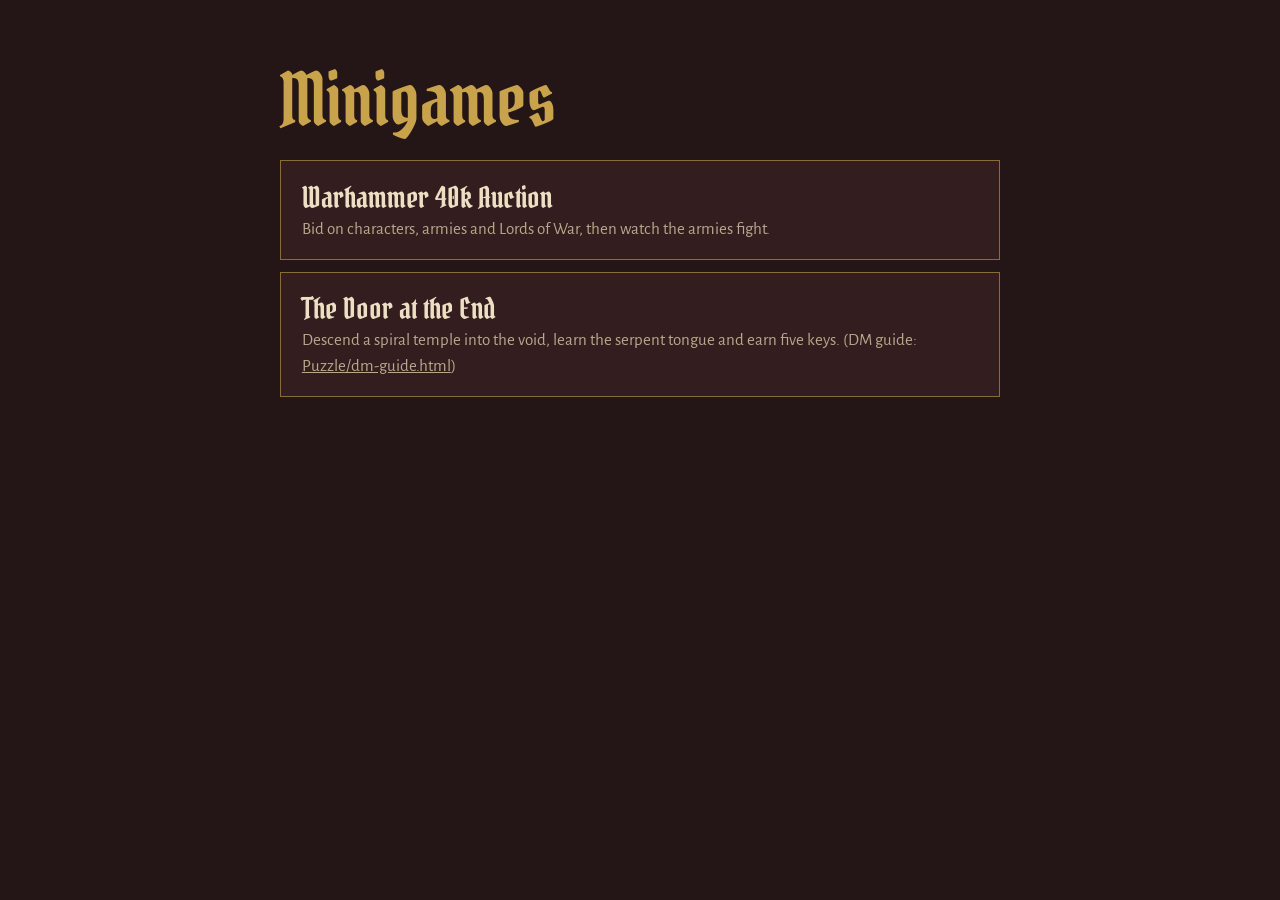
<file: index.html>
<!doctype html>
<html lang="en">
<head>
<meta charset="utf-8">
<meta name="viewport" content="width=device-width, initial-scale=1">
<title>Minigames</title>
<link rel="preconnect" href="https://fonts.googleapis.com">
<link rel="preconnect" href="https://fonts.gstatic.com" crossorigin>
<link href="https://fonts.googleapis.com/css2?family=Pirata+One&family=Alegreya+Sans:wght@400;700&display=swap" rel="stylesheet">
<style>
  :root { --stone: #241517; --vault: #331d1f; --gilt: #c9a24c; --gilt-dim: #8a6d33; --bone: #ecdfc4; --bone-dim: #b8a88c; }
  body { margin: 0; min-height: 100vh; background: var(--stone); color: var(--bone); font: 1.0625rem/1.5 'Alegreya Sans', system-ui, sans-serif; }
  main { max-width: 720px; margin: 0 auto; padding: clamp(24px, 6vw, 64px) 16px; }
  h1 { font: 400 clamp(2.8rem, 8vw, 4.5rem)/1 'Pirata One', serif; color: var(--gilt); margin: 0 0 1.5rem; }
  ul { list-style: none; padding: 0; margin: 0; display: grid; gap: .75rem; }
  a { display: block; padding: 1.1rem 1.3rem; background: var(--vault); border: 1px solid var(--gilt-dim); color: inherit; text-decoration: none; }
  a:hover { border-color: var(--gilt); }
  a:focus-visible { outline: 2px solid #4fb3a5; outline-offset: 3px; }
  b { font: 400 1.8rem 'Pirata One', serif; color: var(--bone); display: block; }
  span { color: var(--bone-dim); }
</style>
</head>
<body>
<main>
  <h1>Minigames</h1>
  <ul>
    <li><a href="WH40k/index.html"><b>Warhammer 40k Auction</b><span>Bid on characters, armies and Lords of War, then watch the armies fight.</span></a></li>
    <li><a href="Puzzle/index.html"><b>The Door at the End</b><span>Descend a spiral temple into the void, learn the serpent tongue and earn five keys. (DM guide: <u>Puzzle/dm-guide.html</u>)</span></a></li>
  </ul>
</main>
</body>
</html>
</file>
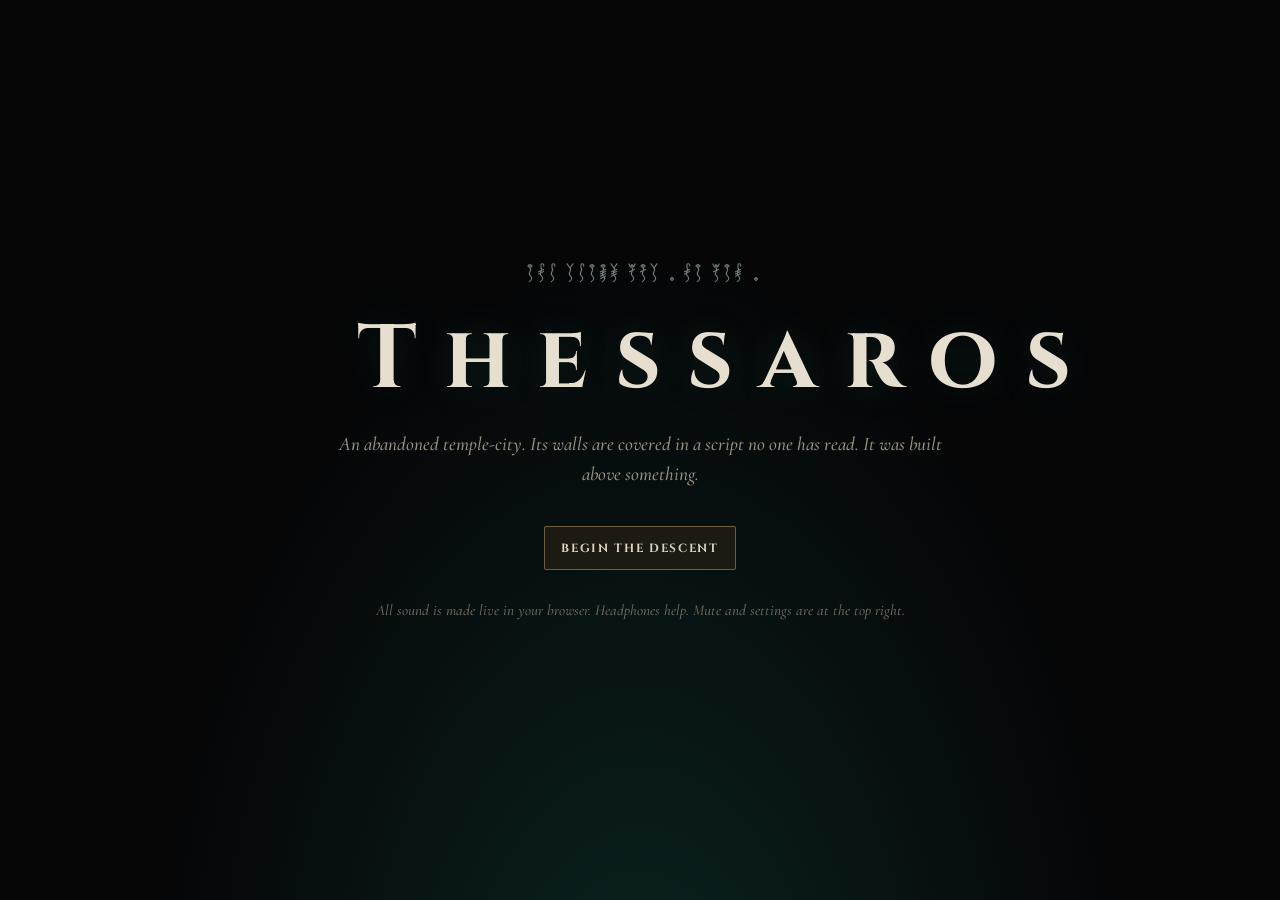
<file: Dungeon/index.html>
<!doctype html>
<html lang="en">
<head>
<meta charset="utf-8">
<meta name="viewport" content="width=device-width, initial-scale=1, viewport-fit=cover">
<title>Thessaros</title>
<meta name="description" content="An atmospheric exploration and decipherment game. Learn a dead tongue, open five chambers, and meet the One Below.">
<meta name="theme-color" content="#050506">
<link rel="preconnect" href="https://fonts.googleapis.com">
<link rel="preconnect" href="https://fonts.gstatic.com" crossorigin>
<link href="https://fonts.googleapis.com/css2?family=Cinzel:wght@500;700&family=Cormorant+Garamond:ital,wght@0,500;0,600;0,700;1,500&display=swap" rel="stylesheet">
<link rel="stylesheet" href="temple.css">
</head>
<body>
<svg id="defs" width="0" height="0" aria-hidden="true" focusable="false"></svg>

<main id="stage" aria-label="The current place. Tab to move between things you can examine."></main>
<button type="button" id="panL" class="pan" aria-label="Look left" hidden>‹</button>
<button type="button" id="panR" class="pan" aria-label="Look right" hidden>›</button>

<header id="hud"><span id="where"></span><div class="btns"></div></header>
<nav id="keyring" aria-label="Keys"></nav>

<aside id="panel" hidden aria-live="polite"></aside>
<section id="exam" hidden role="dialog" aria-modal="true" aria-label="Close look"></section>
<div id="sheet" hidden></div>
<div id="notes" aria-live="polite"></div>
<div id="gpop" hidden role="tooltip"></div>
<div id="titlecard" aria-hidden="true"></div>
<div id="award" hidden role="dialog" aria-modal="true" aria-label="A key"></div>

<canvas id="abyss" hidden aria-label="The abyss below the Door at the End"></canvas>
<div id="cinebar" hidden><button type="button" id="c-skip" hidden>Skip</button><button type="button" id="c-leave">Turn back</button></div>
<div id="endtext" hidden aria-live="polite"></div>
<div id="fade"></div>

<div id="title">
  <div class="tin">
    <div class="creed" aria-hidden="true"></div>
    <h1>Thessaros</h1>
    <p class="sub">An abandoned temple-city. Its walls are covered in a script no one has read. It was built above something.</p>
    <button type="button" id="t-go" class="pri">Begin the descent</button>
    <button type="button" id="t-new" hidden>Begin a new expedition</button>
    <p id="t-old" class="old" hidden>Notes from an earlier version of this expedition were found in this browser. Their puzzles no longer exist, so this descent begins fresh. The old notes are left untouched.</p>
    <p class="small">All sound is made live in your browser. Headphones help. Mute and settings are at the top right.</p>
  </div>
</div>

<script src="glyphs.js"></script>
<script src="lang.js"></script>
<script src="engine.js"></script>
<script src="art.js"></script>
<script src="world.js"></script>
<script src="puzzles.js"></script>
<script src="door.js"></script>
<script src="nhaurith.js"></script>
</body>
</html>
</file>
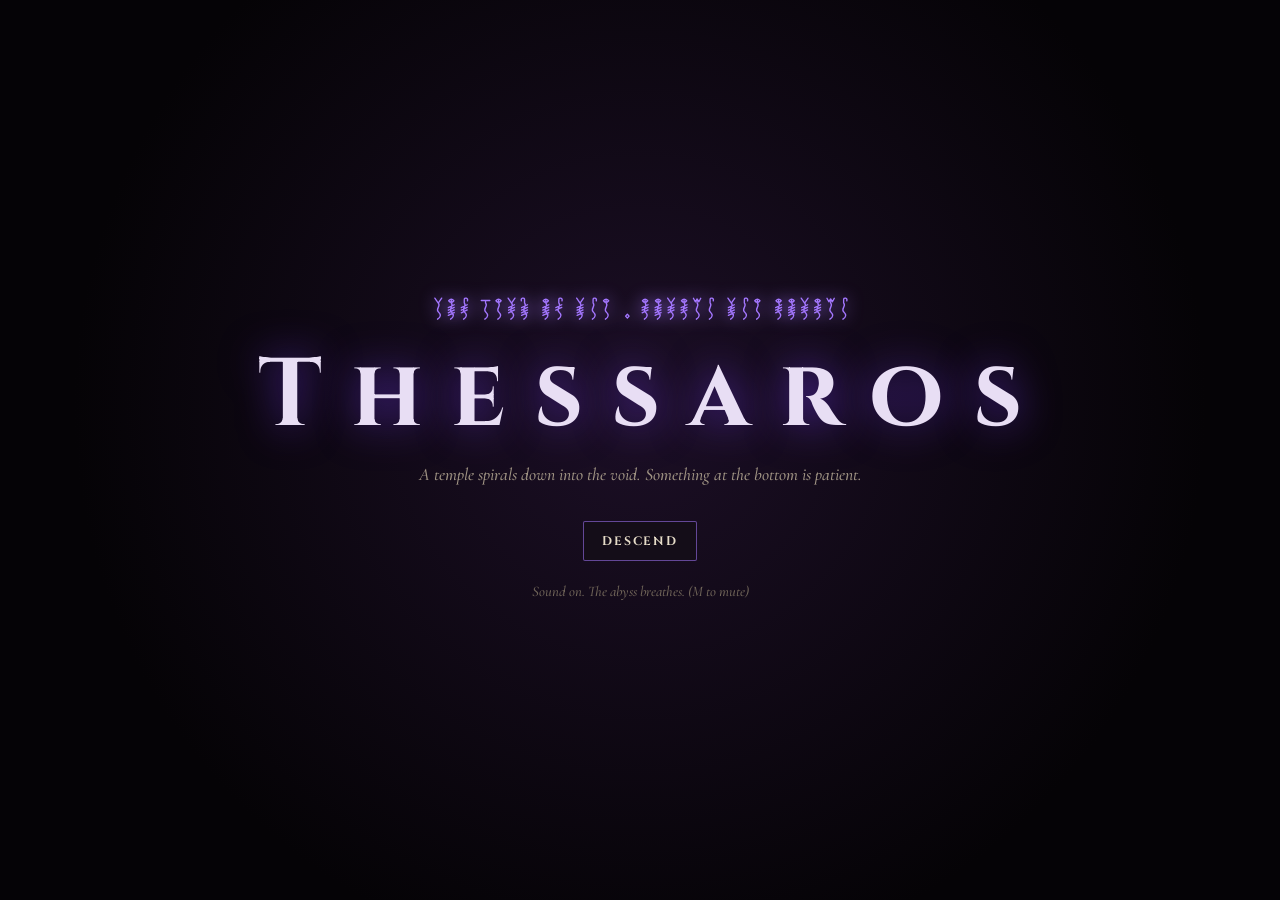
<file: Dungeon_old/index.html>
<!doctype html>
<html lang="en">
<head>
<meta charset="utf-8">
<meta name="viewport" content="width=device-width, initial-scale=1">
<title>Thessaros</title>
<link rel="preconnect" href="https://fonts.googleapis.com">
<link rel="preconnect" href="https://fonts.gstatic.com" crossorigin>
<link href="https://fonts.googleapis.com/css2?family=Cinzel:wght@500;700&family=Cormorant+Garamond:ital,wght@0,500;0,700;1,500&display=swap" rel="stylesheet">
<link rel="stylesheet" href="temple.css">
</head>
<body>
<canvas id="ambient"></canvas>

<div id="threshold">
  <div>
    <div class="creed"></div>
    <h1>Thessaros</h1>
    <p>A temple spirals down into the void. Something at the bottom is patient.</p>
    <button type="button" id="enter">Descend</button>
    <small>Sound on. The abyss breathes. (M to mute)</small>
  </div>
</div>

<main>
  <section data-view="map"></section>
  <section data-view="hall"></section>
  <section data-view="wall"></section>
  <section data-view="gallery"></section>
  <section data-view="coil"></section>
  <section data-view="liturgy"></section>
  <section data-view="ring"></section>
  <section data-view="door"></section>
  <section data-view="sanctum"></section>
</main>

<nav id="keyring" aria-label="Keys"></nav>
<div id="toast" role="status"></div>
<div id="fade"></div>
<div id="wipe"></div>

<div id="award" hidden>
  <div>
    <svg class="bigkey" viewBox="-37 -12 40 22" id="award-key" aria-hidden="true"></svg>
    <div class="txt">
      <p class="tag">A key is yours</p>
      <h2 id="award-name"></h2>
      <p id="award-text"></p>
      <p class="etched" id="award-next"></p>
      <div class="ctrls">
        <button type="button" id="award-back">Return to the Descent</button>
        <button type="button" id="award-stay">Stay a while</button>
      </div>
    </div>
  </div>
</div>

<script src="glyphs.js"></script>
<script src="temple.js"></script>
<script src="rooms.js"></script>
<script src="sanctum.js"></script>
</body>
</html>
</file>
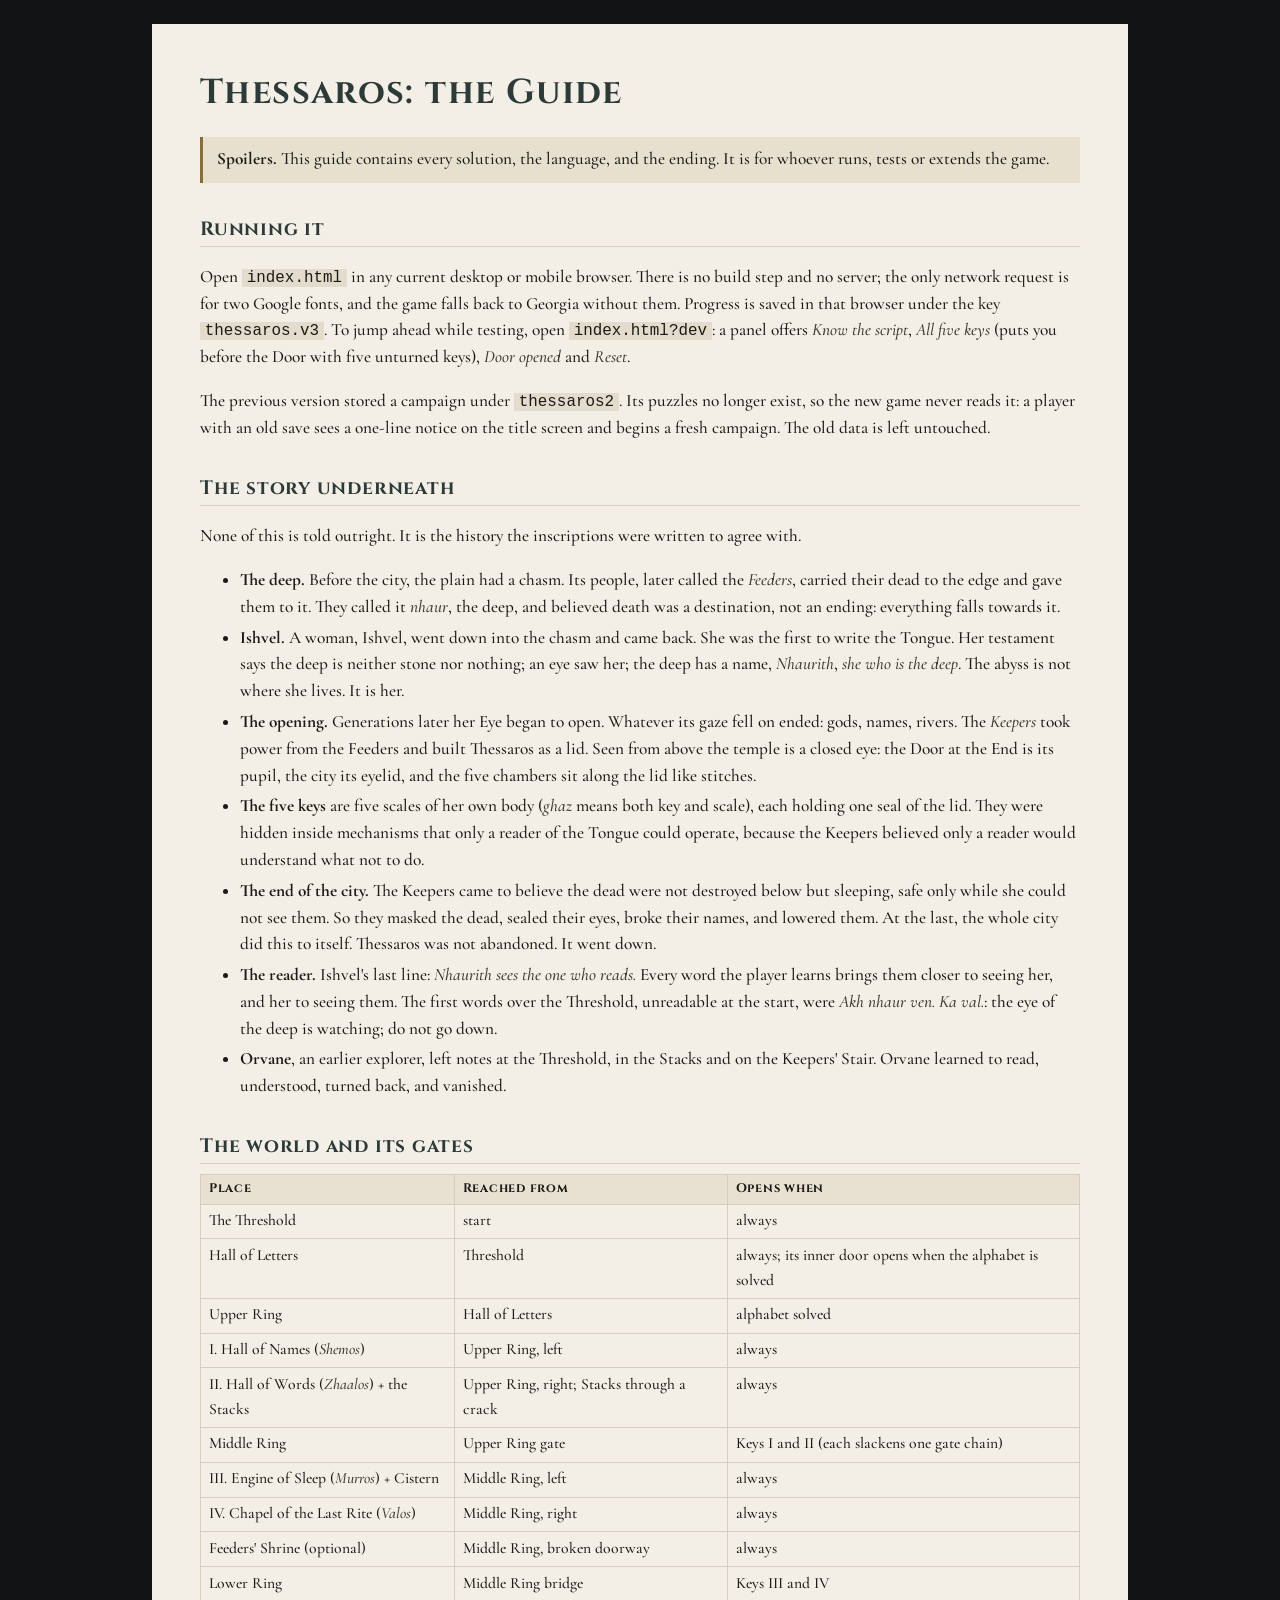
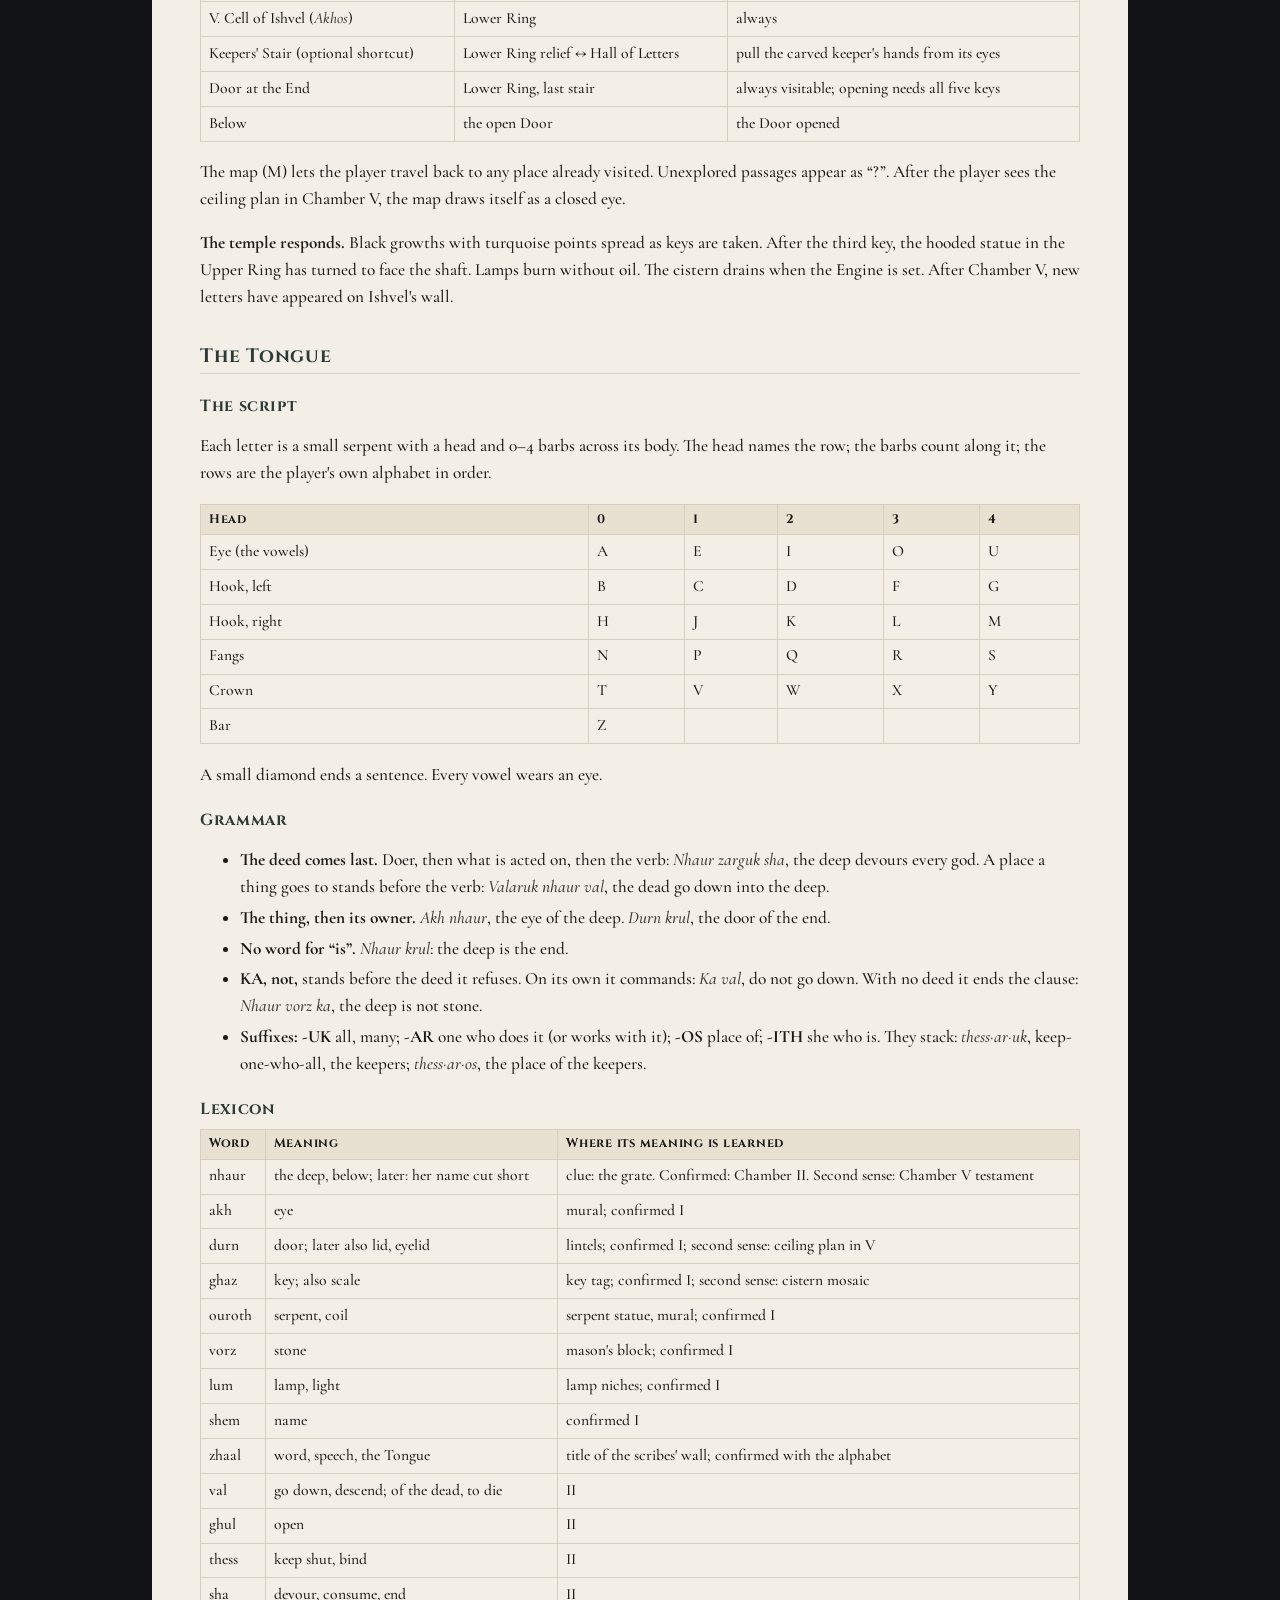
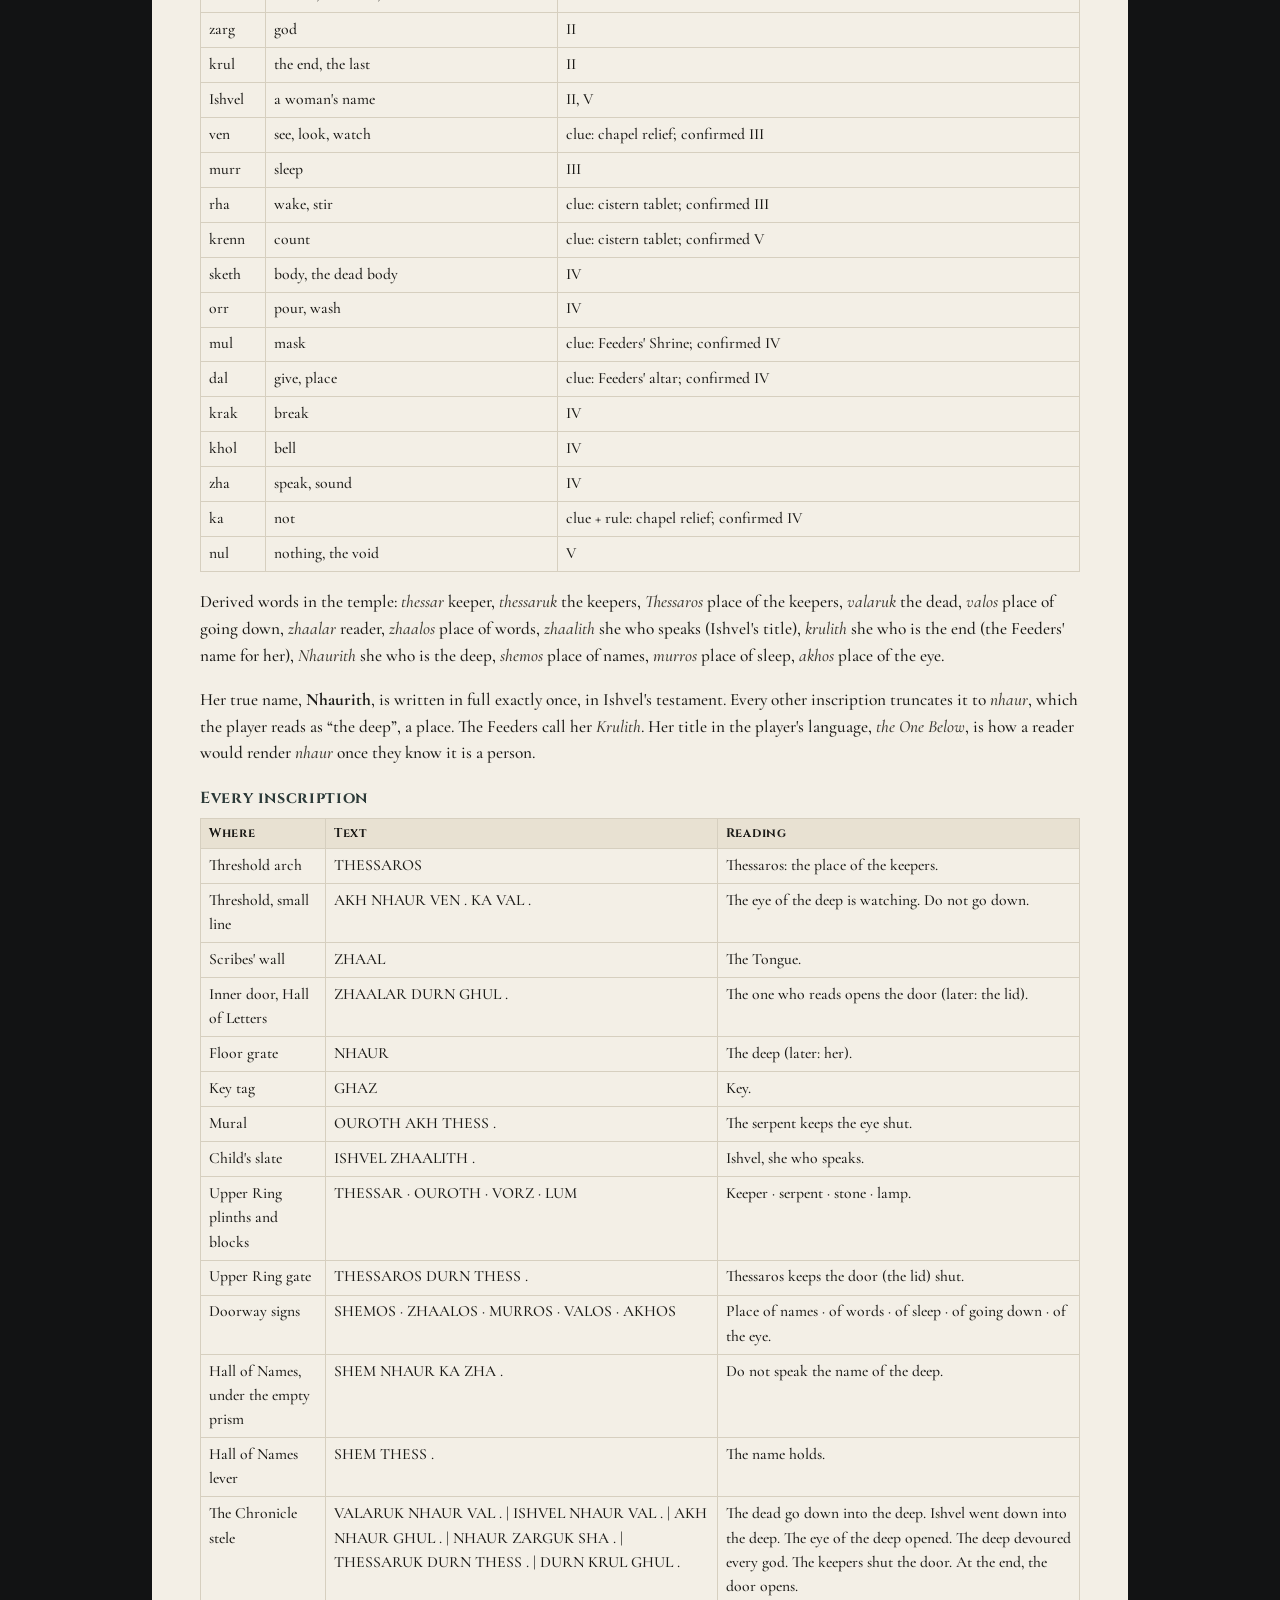
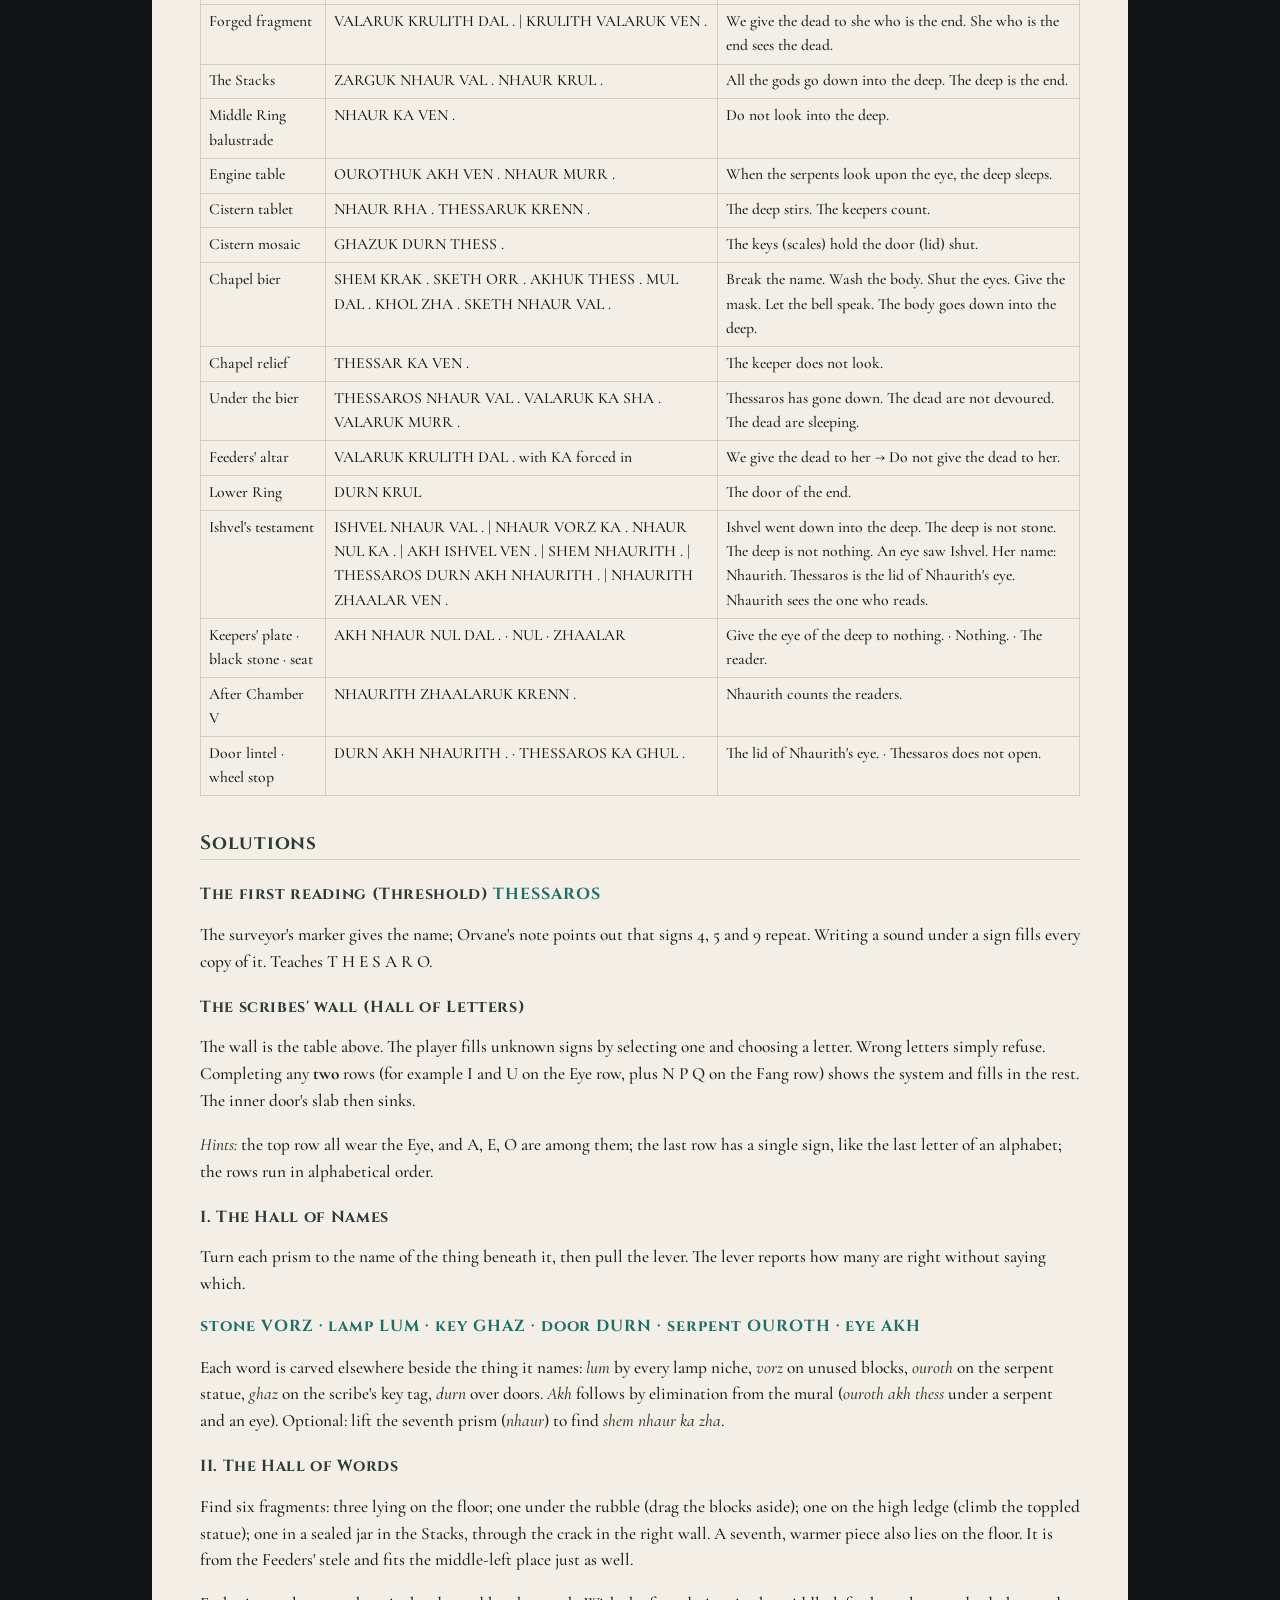
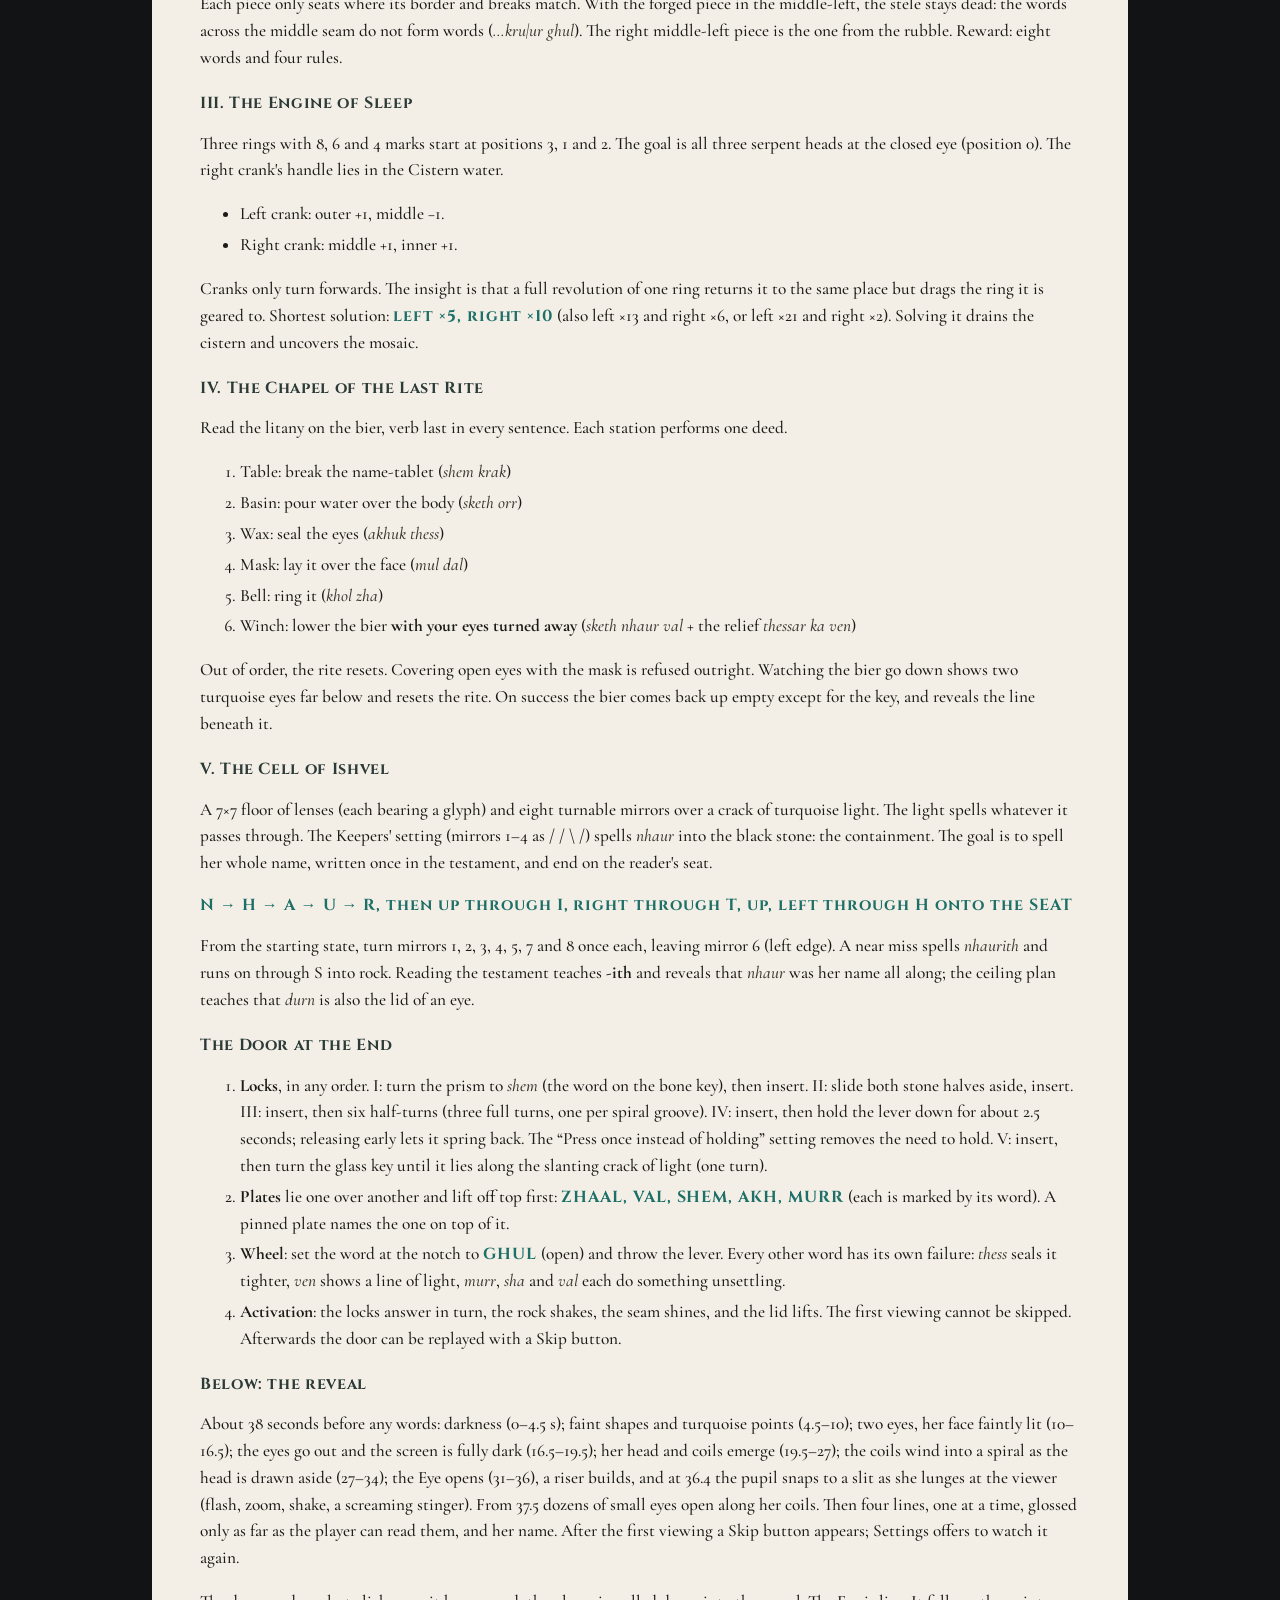
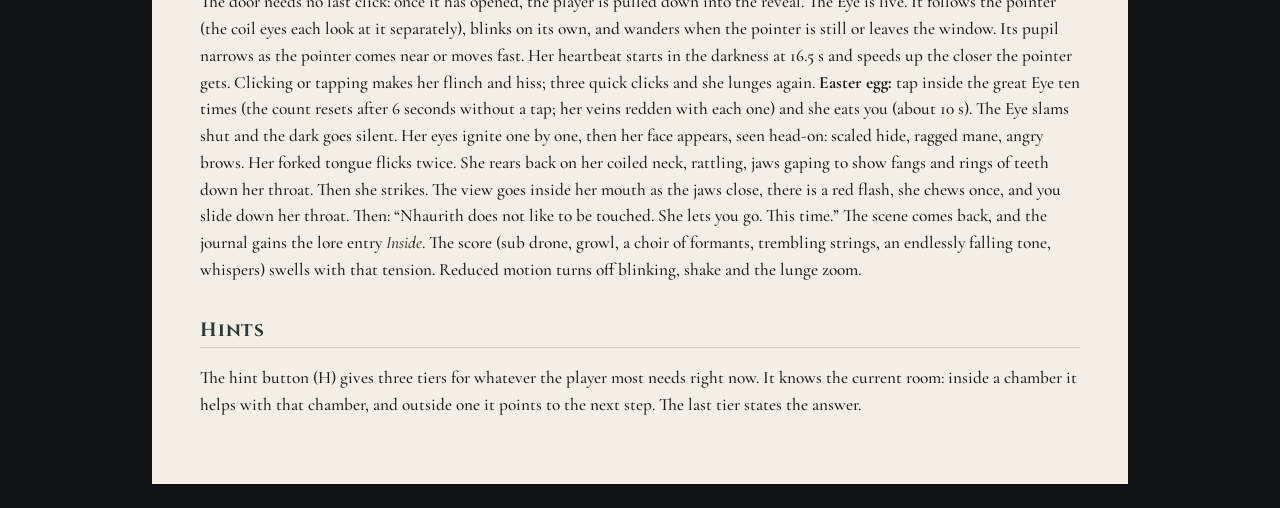
<file: Dungeon/dm-guide.html>
<!doctype html>
<html lang="en">
<head>
<meta charset="utf-8">
<meta name="viewport" content="width=device-width, initial-scale=1">
<title>Thessaros Guide</title>
<link href="https://fonts.googleapis.com/css2?family=Cinzel:wght@700&family=Cormorant+Garamond:ital,wght@0,500;0,700;1,500&display=swap" rel="stylesheet">
<style>
  :root { --ink: #1b1a17; --faint: #6b6459; --teal: #1d6f68; --brass: #8a6d34; }
  body { margin: 0; background: #121314; color: var(--ink); font: 500 1.08rem/1.55 'Cormorant Garamond', Georgia, serif; }
  main { max-width: 880px; margin: 24px auto; padding: clamp(20px, 5vw, 48px); background: #f3efe6; }
  h1, h2, h3 { font-family: 'Cinzel', Georgia, serif; color: #2c3a38; letter-spacing: .04em; line-height: 1.2; }
  h1 { margin-top: 0; } h2 { font-size: 1.2rem; margin: 2.2rem 0 .5rem; border-bottom: 1px solid #d6cfbf; padding-bottom: .3rem; } h3 { font-size: 1rem; margin: 1.4rem 0 .3rem; }
  .ans { font: 700 1rem 'Cinzel', Georgia, serif; color: var(--teal); letter-spacing: .06em; }
  .warn { background: #e8e0cf; padding: .6rem .9rem; border-left: 3px solid var(--brass); }
  code { background: #e3dccd; padding: 0 .3em; font-size: .92em; }
  table { border-collapse: collapse; width: 100%; margin: .6rem 0; font-size: .98rem; }
  th, td { border: 1px solid #d6cfbf; padding: .3rem .5rem; text-align: left; vertical-align: top; }
  th { font-family: 'Cinzel', Georgia, serif; font-size: .78rem; letter-spacing: .06em; background: #e8e1d2; }
  ol li, ul li { margin-bottom: .25rem; }
  i { color: #3d3a33; }
  @media print { body { background: #fff; } main { margin: 0; } }
</style>
</head>
<body>
<main>
<h1>Thessaros: the Guide</h1>
<p class="warn"><b>Spoilers.</b> This guide contains every solution, the language, and the ending. It is for whoever runs, tests or extends the game.</p>

<h2>Running it</h2>
<p>Open <code>index.html</code> in any current desktop or mobile browser. There is no build step and no server; the only network request is for two Google fonts, and the game falls back to Georgia without them. Progress is saved in that browser under the key <code>thessaros.v3</code>. To jump ahead while testing, open <code>index.html?dev</code>: a panel offers <i>Know the script</i>, <i>All five keys</i> (puts you before the Door with five unturned keys), <i>Door opened</i> and <i>Reset</i>.</p>
<p>The previous version stored a campaign under <code>thessaros2</code>. Its puzzles no longer exist, so the new game never reads it: a player with an old save sees a one-line notice on the title screen and begins a fresh campaign. The old data is left untouched.</p>

<h2>The story underneath</h2>
<p>None of this is told outright. It is the history the inscriptions were written to agree with.</p>
<ul>
  <li><b>The deep.</b> Before the city, the plain had a chasm. Its people, later called the <i>Feeders</i>, carried their dead to the edge and gave them to it. They called it <i>nhaur</i>, the deep, and believed death was a destination, not an ending: everything falls towards it.</li>
  <li><b>Ishvel.</b> A woman, Ishvel, went down into the chasm and came back. She was the first to write the Tongue. Her testament says the deep is neither stone nor nothing; an eye saw her; the deep has a name, <i>Nhaurith</i>, <i>she who is the deep</i>. The abyss is not where she lives. It is her.</li>
  <li><b>The opening.</b> Generations later her Eye began to open. Whatever its gaze fell on ended: gods, names, rivers. The <i>Keepers</i> took power from the Feeders and built Thessaros as a lid. Seen from above the temple is a closed eye: the Door at the End is its pupil, the city its eyelid, and the five chambers sit along the lid like stitches.</li>
  <li><b>The five keys</b> are five scales of her own body (<i>ghaz</i> means both key and scale), each holding one seal of the lid. They were hidden inside mechanisms that only a reader of the Tongue could operate, because the Keepers believed only a reader would understand what not to do.</li>
  <li><b>The end of the city.</b> The Keepers came to believe the dead were not destroyed below but sleeping, safe only while she could not see them. So they masked the dead, sealed their eyes, broke their names, and lowered them. At the last, the whole city did this to itself. Thessaros was not abandoned. It went down.</li>
  <li><b>The reader.</b> Ishvel's last line: <i>Nhaurith sees the one who reads.</i> Every word the player learns brings them closer to seeing her, and her to seeing them. The first words over the Threshold, unreadable at the start, were <i>Akh nhaur ven. Ka val.</i>: the eye of the deep is watching; do not go down.</li>
  <li><b>Orvane</b>, an earlier explorer, left notes at the Threshold, in the Stacks and on the Keepers' Stair. Orvane learned to read, understood, turned back, and vanished.</li>
</ul>

<h2>The world and its gates</h2>
<table>
  <tr><th>Place</th><th>Reached from</th><th>Opens when</th></tr>
  <tr><td>The Threshold</td><td>start</td><td>always</td></tr>
  <tr><td>Hall of Letters</td><td>Threshold</td><td>always; its inner door opens when the alphabet is solved</td></tr>
  <tr><td>Upper Ring</td><td>Hall of Letters</td><td>alphabet solved</td></tr>
  <tr><td>I. Hall of Names (<i>Shemos</i>)</td><td>Upper Ring, left</td><td>always</td></tr>
  <tr><td>II. Hall of Words (<i>Zhaalos</i>) + the Stacks</td><td>Upper Ring, right; Stacks through a crack</td><td>always</td></tr>
  <tr><td>Middle Ring</td><td>Upper Ring gate</td><td>Keys I and II (each slackens one gate chain)</td></tr>
  <tr><td>III. Engine of Sleep (<i>Murros</i>) + Cistern</td><td>Middle Ring, left</td><td>always</td></tr>
  <tr><td>IV. Chapel of the Last Rite (<i>Valos</i>)</td><td>Middle Ring, right</td><td>always</td></tr>
  <tr><td>Feeders' Shrine (optional)</td><td>Middle Ring, broken doorway</td><td>always</td></tr>
  <tr><td>Lower Ring</td><td>Middle Ring bridge</td><td>Keys III and IV</td></tr>
  <tr><td>V. Cell of Ishvel (<i>Akhos</i>)</td><td>Lower Ring</td><td>always</td></tr>
  <tr><td>Keepers' Stair (optional shortcut)</td><td>Lower Ring relief ↔ Hall of Letters</td><td>pull the carved keeper's hands from its eyes</td></tr>
  <tr><td>Door at the End</td><td>Lower Ring, last stair</td><td>always visitable; opening needs all five keys</td></tr>
  <tr><td>Below</td><td>the open Door</td><td>the Door opened</td></tr>
</table>
<p>The map (M) lets the player travel back to any place already visited. Unexplored passages appear as “?”. After the player sees the ceiling plan in Chamber V, the map draws itself as a closed eye.</p>
<p><b>The temple responds.</b> Black growths with turquoise points spread as keys are taken. After the third key, the hooded statue in the Upper Ring has turned to face the shaft. Lamps burn without oil. The cistern drains when the Engine is set. After Chamber V, new letters have appeared on Ishvel's wall.</p>

<h2>The Tongue</h2>
<h3>The script</h3>
<p>Each letter is a small serpent with a head and 0–4 barbs across its body. The head names the row; the barbs count along it; the rows are the player's own alphabet in order.</p>
<table>
  <tr><th>Head</th><th>0</th><th>1</th><th>2</th><th>3</th><th>4</th></tr>
  <tr><td>Eye (the vowels)</td><td>A</td><td>E</td><td>I</td><td>O</td><td>U</td></tr>
  <tr><td>Hook, left</td><td>B</td><td>C</td><td>D</td><td>F</td><td>G</td></tr>
  <tr><td>Hook, right</td><td>H</td><td>J</td><td>K</td><td>L</td><td>M</td></tr>
  <tr><td>Fangs</td><td>N</td><td>P</td><td>Q</td><td>R</td><td>S</td></tr>
  <tr><td>Crown</td><td>T</td><td>V</td><td>W</td><td>X</td><td>Y</td></tr>
  <tr><td>Bar</td><td>Z</td><td></td><td></td><td></td><td></td></tr>
</table>
<p>A small diamond ends a sentence. Every vowel wears an eye.</p>

<h3>Grammar</h3>
<ul>
  <li><b>The deed comes last.</b> Doer, then what is acted on, then the verb: <i>Nhaur zarguk sha</i>, the deep devours every god. A place a thing goes to stands before the verb: <i>Valaruk nhaur val</i>, the dead go down into the deep.</li>
  <li><b>The thing, then its owner.</b> <i>Akh nhaur</i>, the eye of the deep. <i>Durn krul</i>, the door of the end.</li>
  <li><b>No word for “is”.</b> <i>Nhaur krul</i>: the deep is the end.</li>
  <li><b>KA, not,</b> stands before the deed it refuses. On its own it commands: <i>Ka val</i>, do not go down. With no deed it ends the clause: <i>Nhaur vorz ka</i>, the deep is not stone.</li>
  <li><b>Suffixes:</b> <b>-UK</b> all, many; <b>-AR</b> one who does it (or works with it); <b>-OS</b> place of; <b>-ITH</b> she who is. They stack: <i>thess·ar·uk</i>, keep-one-who-all, the keepers; <i>thess·ar·os</i>, the place of the keepers.</li>
</ul>

<h3>Lexicon</h3>
<table>
  <tr><th>Word</th><th>Meaning</th><th>Where its meaning is learned</th></tr>
  <tr><td>nhaur</td><td>the deep, below; later: her name cut short</td><td>clue: the grate. Confirmed: Chamber II. Second sense: Chamber V testament</td></tr>
  <tr><td>akh</td><td>eye</td><td>mural; confirmed I</td></tr>
  <tr><td>durn</td><td>door; later also lid, eyelid</td><td>lintels; confirmed I; second sense: ceiling plan in V</td></tr>
  <tr><td>ghaz</td><td>key; also scale</td><td>key tag; confirmed I; second sense: cistern mosaic</td></tr>
  <tr><td>ouroth</td><td>serpent, coil</td><td>serpent statue, mural; confirmed I</td></tr>
  <tr><td>vorz</td><td>stone</td><td>mason's block; confirmed I</td></tr>
  <tr><td>lum</td><td>lamp, light</td><td>lamp niches; confirmed I</td></tr>
  <tr><td>shem</td><td>name</td><td>confirmed I</td></tr>
  <tr><td>zhaal</td><td>word, speech, the Tongue</td><td>title of the scribes' wall; confirmed with the alphabet</td></tr>
  <tr><td>val</td><td>go down, descend; of the dead, to die</td><td>II</td></tr>
  <tr><td>ghul</td><td>open</td><td>II</td></tr>
  <tr><td>thess</td><td>keep shut, bind</td><td>II</td></tr>
  <tr><td>sha</td><td>devour, consume, end</td><td>II</td></tr>
  <tr><td>zarg</td><td>god</td><td>II</td></tr>
  <tr><td>krul</td><td>the end, the last</td><td>II</td></tr>
  <tr><td>Ishvel</td><td>a woman's name</td><td>II, V</td></tr>
  <tr><td>ven</td><td>see, look, watch</td><td>clue: chapel relief; confirmed III</td></tr>
  <tr><td>murr</td><td>sleep</td><td>III</td></tr>
  <tr><td>rha</td><td>wake, stir</td><td>clue: cistern tablet; confirmed III</td></tr>
  <tr><td>krenn</td><td>count</td><td>clue: cistern tablet; confirmed V</td></tr>
  <tr><td>sketh</td><td>body, the dead body</td><td>IV</td></tr>
  <tr><td>orr</td><td>pour, wash</td><td>IV</td></tr>
  <tr><td>mul</td><td>mask</td><td>clue: Feeders' Shrine; confirmed IV</td></tr>
  <tr><td>dal</td><td>give, place</td><td>clue: Feeders' altar; confirmed IV</td></tr>
  <tr><td>krak</td><td>break</td><td>IV</td></tr>
  <tr><td>khol</td><td>bell</td><td>IV</td></tr>
  <tr><td>zha</td><td>speak, sound</td><td>IV</td></tr>
  <tr><td>ka</td><td>not</td><td>clue + rule: chapel relief; confirmed IV</td></tr>
  <tr><td>nul</td><td>nothing, the void</td><td>V</td></tr>
</table>
<p>Derived words in the temple: <i>thessar</i> keeper, <i>thessaruk</i> the keepers, <i>Thessaros</i> place of the keepers, <i>valaruk</i> the dead, <i>valos</i> place of going down, <i>zhaalar</i> reader, <i>zhaalos</i> place of words, <i>zhaalith</i> she who speaks (Ishvel's title), <i>krulith</i> she who is the end (the Feeders' name for her), <i>Nhaurith</i> she who is the deep, <i>shemos</i> place of names, <i>murros</i> place of sleep, <i>akhos</i> place of the eye.</p>
<p>Her true name, <b>Nhaurith</b>, is written in full exactly once, in Ishvel's testament. Every other inscription truncates it to <i>nhaur</i>, which the player reads as “the deep”, a place. The Feeders call her <i>Krulith</i>. Her title in the player's language, <i>the One Below</i>, is how a reader would render <i>nhaur</i> once they know it is a person.</p>

<h3>Every inscription</h3>
<table>
  <tr><th>Where</th><th>Text</th><th>Reading</th></tr>
  <tr><td>Threshold arch</td><td>THESSAROS</td><td>Thessaros: the place of the keepers.</td></tr>
  <tr><td>Threshold, small line</td><td>AKH NHAUR VEN . KA VAL .</td><td>The eye of the deep is watching. Do not go down.</td></tr>
  <tr><td>Scribes' wall</td><td>ZHAAL</td><td>The Tongue.</td></tr>
  <tr><td>Inner door, Hall of Letters</td><td>ZHAALAR DURN GHUL .</td><td>The one who reads opens the door (later: the lid).</td></tr>
  <tr><td>Floor grate</td><td>NHAUR</td><td>The deep (later: her).</td></tr>
  <tr><td>Key tag</td><td>GHAZ</td><td>Key.</td></tr>
  <tr><td>Mural</td><td>OUROTH AKH THESS .</td><td>The serpent keeps the eye shut.</td></tr>
  <tr><td>Child's slate</td><td>ISHVEL ZHAALITH .</td><td>Ishvel, she who speaks.</td></tr>
  <tr><td>Upper Ring plinths and blocks</td><td>THESSAR · OUROTH · VORZ · LUM</td><td>Keeper · serpent · stone · lamp.</td></tr>
  <tr><td>Upper Ring gate</td><td>THESSAROS DURN THESS .</td><td>Thessaros keeps the door (the lid) shut.</td></tr>
  <tr><td>Doorway signs</td><td>SHEMOS · ZHAALOS · MURROS · VALOS · AKHOS</td><td>Place of names · of words · of sleep · of going down · of the eye.</td></tr>
  <tr><td>Hall of Names, under the empty prism</td><td>SHEM NHAUR KA ZHA .</td><td>Do not speak the name of the deep.</td></tr>
  <tr><td>Hall of Names lever</td><td>SHEM THESS .</td><td>The name holds.</td></tr>
  <tr><td>The Chronicle stele</td><td>VALARUK NHAUR VAL . | ISHVEL NHAUR VAL . | AKH NHAUR GHUL . | NHAUR ZARGUK SHA . | THESSARUK DURN THESS . | DURN KRUL GHUL .</td><td>The dead go down into the deep. Ishvel went down into the deep. The eye of the deep opened. The deep devoured every god. The keepers shut the door. At the end, the door opens.</td></tr>
  <tr><td>Forged fragment</td><td>VALARUK KRULITH DAL . | KRULITH VALARUK VEN .</td><td>We give the dead to she who is the end. She who is the end sees the dead.</td></tr>
  <tr><td>The Stacks</td><td>ZARGUK NHAUR VAL . NHAUR KRUL .</td><td>All the gods go down into the deep. The deep is the end.</td></tr>
  <tr><td>Middle Ring balustrade</td><td>NHAUR KA VEN .</td><td>Do not look into the deep.</td></tr>
  <tr><td>Engine table</td><td>OUROTHUK AKH VEN . NHAUR MURR .</td><td>When the serpents look upon the eye, the deep sleeps.</td></tr>
  <tr><td>Cistern tablet</td><td>NHAUR RHA . THESSARUK KRENN .</td><td>The deep stirs. The keepers count.</td></tr>
  <tr><td>Cistern mosaic</td><td>GHAZUK DURN THESS .</td><td>The keys (scales) hold the door (lid) shut.</td></tr>
  <tr><td>Chapel bier</td><td>SHEM KRAK . SKETH ORR . AKHUK THESS . MUL DAL . KHOL ZHA . SKETH NHAUR VAL .</td><td>Break the name. Wash the body. Shut the eyes. Give the mask. Let the bell speak. The body goes down into the deep.</td></tr>
  <tr><td>Chapel relief</td><td>THESSAR KA VEN .</td><td>The keeper does not look.</td></tr>
  <tr><td>Under the bier</td><td>THESSAROS NHAUR VAL . VALARUK KA SHA . VALARUK MURR .</td><td>Thessaros has gone down. The dead are not devoured. The dead are sleeping.</td></tr>
  <tr><td>Feeders' altar</td><td>VALARUK KRULITH DAL . with KA forced in</td><td>We give the dead to her → Do not give the dead to her.</td></tr>
  <tr><td>Lower Ring</td><td>DURN KRUL</td><td>The door of the end.</td></tr>
  <tr><td>Ishvel's testament</td><td>ISHVEL NHAUR VAL . | NHAUR VORZ KA . NHAUR NUL KA . | AKH ISHVEL VEN . | SHEM NHAURITH . | THESSAROS DURN AKH NHAURITH . | NHAURITH ZHAALAR VEN .</td><td>Ishvel went down into the deep. The deep is not stone. The deep is not nothing. An eye saw Ishvel. Her name: Nhaurith. Thessaros is the lid of Nhaurith's eye. Nhaurith sees the one who reads.</td></tr>
  <tr><td>Keepers' plate · black stone · seat</td><td>AKH NHAUR NUL DAL . · NUL · ZHAALAR</td><td>Give the eye of the deep to nothing. · Nothing. · The reader.</td></tr>
  <tr><td>After Chamber V</td><td>NHAURITH ZHAALARUK KRENN .</td><td>Nhaurith counts the readers.</td></tr>
  <tr><td>Door lintel · wheel stop</td><td>DURN AKH NHAURITH . · THESSAROS KA GHUL .</td><td>The lid of Nhaurith's eye. · Thessaros does not open.</td></tr>
</table>

<h2>Solutions</h2>
<h3>The first reading (Threshold) <span class="ans">THESSAROS</span></h3>
<p>The surveyor's marker gives the name; Orvane's note points out that signs 4, 5 and 9 repeat. Writing a sound under a sign fills every copy of it. Teaches T H E S A R O.</p>

<h3>The scribes' wall (Hall of Letters)</h3>
<p>The wall is the table above. The player fills unknown signs by selecting one and choosing a letter. Wrong letters simply refuse. Completing any <b>two</b> rows (for example I and U on the Eye row, plus N P Q on the Fang row) shows the system and fills in the rest. The inner door's slab then sinks.</p>
<p><i>Hints:</i> the top row all wear the Eye, and A, E, O are among them; the last row has a single sign, like the last letter of an alphabet; the rows run in alphabetical order.</p>

<h3>I. The Hall of Names</h3>
<p>Turn each prism to the name of the thing beneath it, then pull the lever. The lever reports how many are right without saying which.</p>
<p class="ans">stone VORZ · lamp LUM · key GHAZ · door DURN · serpent OUROTH · eye AKH</p>
<p>Each word is carved elsewhere beside the thing it names: <i>lum</i> by every lamp niche, <i>vorz</i> on unused blocks, <i>ouroth</i> on the serpent statue, <i>ghaz</i> on the scribe's key tag, <i>durn</i> over doors. <i>Akh</i> follows by elimination from the mural (<i>ouroth akh thess</i> under a serpent and an eye). Optional: lift the seventh prism (<i>nhaur</i>) to find <i>shem nhaur ka zha</i>.</p>

<h3>II. The Hall of Words</h3>
<p>Find six fragments: three lying on the floor; one under the rubble (drag the blocks aside); one on the high ledge (climb the toppled statue); one in a sealed jar in the Stacks, through the crack in the right wall. A seventh, warmer piece also lies on the floor. It is from the Feeders' stele and fits the middle-left place just as well.</p>
<p>Each piece only seats where its border and breaks match. With the forged piece in the middle-left, the stele stays dead: the words across the middle seam do not form words (<i>…kru|ur ghul</i>). The right middle-left piece is the one from the rubble. Reward: eight words and four rules.</p>

<h3>III. The Engine of Sleep</h3>
<p>Three rings with 8, 6 and 4 marks start at positions 3, 1 and 2. The goal is all three serpent heads at the closed eye (position 0). The right crank's handle lies in the Cistern water.</p>
<ul><li>Left crank: outer +1, middle −1.</li><li>Right crank: middle +1, inner +1.</li></ul>
<p>Cranks only turn forwards. The insight is that a full revolution of one ring returns it to the same place but drags the ring it is geared to. Shortest solution: <span class="ans">left ×5, right ×10</span> (also left ×13 and right ×6, or left ×21 and right ×2). Solving it drains the cistern and uncovers the mosaic.</p>

<h3>IV. The Chapel of the Last Rite</h3>
<p>Read the litany on the bier, verb last in every sentence. Each station performs one deed.</p>
<ol><li>Table: break the name-tablet (<i>shem krak</i>)</li><li>Basin: pour water over the body (<i>sketh orr</i>)</li><li>Wax: seal the eyes (<i>akhuk thess</i>)</li><li>Mask: lay it over the face (<i>mul dal</i>)</li><li>Bell: ring it (<i>khol zha</i>)</li><li>Winch: lower the bier <b>with your eyes turned away</b> (<i>sketh nhaur val</i> + the relief <i>thessar ka ven</i>)</li></ol>
<p>Out of order, the rite resets. Covering open eyes with the mask is refused outright. Watching the bier go down shows two turquoise eyes far below and resets the rite. On success the bier comes back up empty except for the key, and reveals the line beneath it.</p>

<h3>V. The Cell of Ishvel</h3>
<p>A 7×7 floor of lenses (each bearing a glyph) and eight turnable mirrors over a crack of turquoise light. The light spells whatever it passes through. The Keepers' setting (mirrors 1–4 as / / \ /) spells <i>nhaur</i> into the black stone: the containment. The goal is to spell her whole name, written once in the testament, and end on the reader's seat.</p>
<p class="ans">N → H → A → U → R, then up through I, right through T, up, left through H onto the SEAT</p>
<p>From the starting state, turn mirrors 1, 2, 3, 4, 5, 7 and 8 once each, leaving mirror 6 (left edge). A near miss spells <i>nhaurith</i> and runs on through S into rock. Reading the testament teaches <b>-ith</b> and reveals that <i>nhaur</i> was her name all along; the ceiling plan teaches that <i>durn</i> is also the lid of an eye.</p>

<h3>The Door at the End</h3>
<ol>
  <li><b>Locks</b>, in any order. I: turn the prism to <i>shem</i> (the word on the bone key), then insert. II: slide both stone halves aside, insert. III: insert, then six half-turns (three full turns, one per spiral groove). IV: insert, then hold the lever down for about 2.5 seconds; releasing early lets it spring back. The “Press once instead of holding” setting removes the need to hold. V: insert, then turn the glass key until it lies along the slanting crack of light (one turn).</li>
  <li><b>Plates</b> lie one over another and lift off top first: <span class="ans">ZHAAL, VAL, SHEM, AKH, MURR</span> (each is marked by its word). A pinned plate names the one on top of it.</li>
  <li><b>Wheel</b>: set the word at the notch to <span class="ans">GHUL</span> (open) and throw the lever. Every other word has its own failure: <i>thess</i> seals it tighter, <i>ven</i> shows a line of light, <i>murr</i>, <i>sha</i> and <i>val</i> each do something unsettling.</li>
  <li><b>Activation</b>: the locks answer in turn, the rock shakes, the seam shines, and the lid lifts. The first viewing cannot be skipped. Afterwards the door can be replayed with a Skip button.</li>
</ol>

<h3>Below: the reveal</h3>
<p>About 38 seconds before any words: darkness (0–4.5 s); faint shapes and turquoise points (4.5–10); two eyes, her face faintly lit (10–16.5); the eyes go out and the screen is fully dark (16.5–19.5); her head and coils emerge (19.5–27); the coils wind into a spiral as the head is drawn aside (27–34); the Eye opens (31–36), a riser builds, and at 36.4 the pupil snaps to a slit as she lunges at the viewer (flash, zoom, shake, a screaming stinger). From 37.5 dozens of small eyes open along her coils. Then four lines, one at a time, glossed only as far as the player can read them, and her name. After the first viewing a Skip button appears; Settings offers to watch it again.</p>
<p>The door needs no last click: once it has opened, the player is pulled down into the reveal. The Eye is live. It follows the pointer (the coil eyes each look at it separately), blinks on its own, and wanders when the pointer is still or leaves the window. Its pupil narrows as the pointer comes near or moves fast. Her heartbeat starts in the darkness at 16.5 s and speeds up the closer the pointer gets. Clicking or tapping makes her flinch and hiss; three quick clicks and she lunges again. <b>Easter egg:</b> tap inside the great Eye ten times (the count resets after 6 seconds without a tap; her veins redden with each one) and she eats you (about 10 s). The Eye slams shut and the dark goes silent. Her eyes ignite one by one, then her face appears, seen head-on: scaled hide, ragged mane, angry brows. Her forked tongue flicks twice. She rears back on her coiled neck, rattling, jaws gaping to show fangs and rings of teeth down her throat. Then she strikes. The view goes inside her mouth as the jaws close, there is a red flash, she chews once, and you slide down her throat. Then: “Nhaurith does not like to be touched. She lets you go. This time.” The scene comes back, and the journal gains the lore entry <i>Inside</i>. The score (sub drone, growl, a choir of formants, trembling strings, an endlessly falling tone, whispers) swells with that tension. Reduced motion turns off blinking, shake and the lunge zoom.</p>

<h2>Hints</h2>
<p>The hint button (H) gives three tiers for whatever the player most needs right now. It knows the current room: inside a chamber it helps with that chamber, and outside one it points to the next step. The last tier states the answer.</p>
</main>
</body>
</html>
</file>
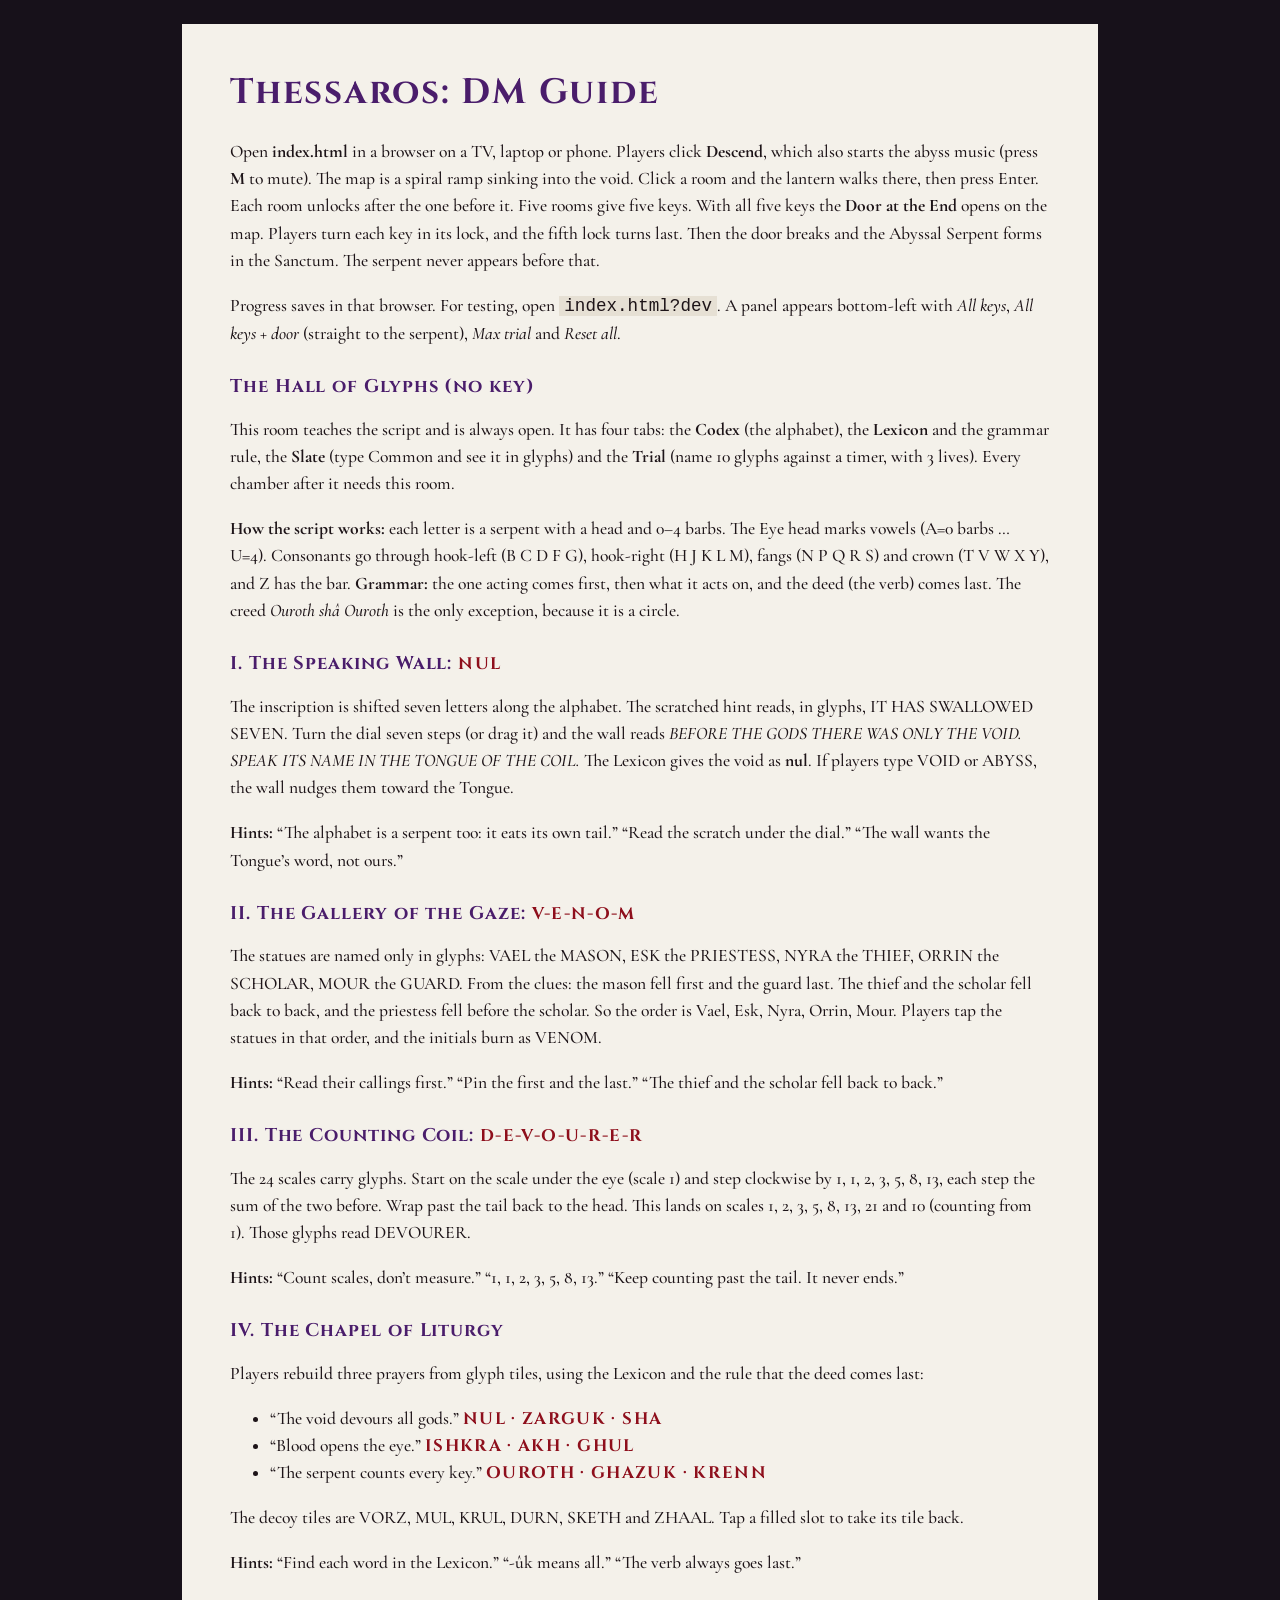
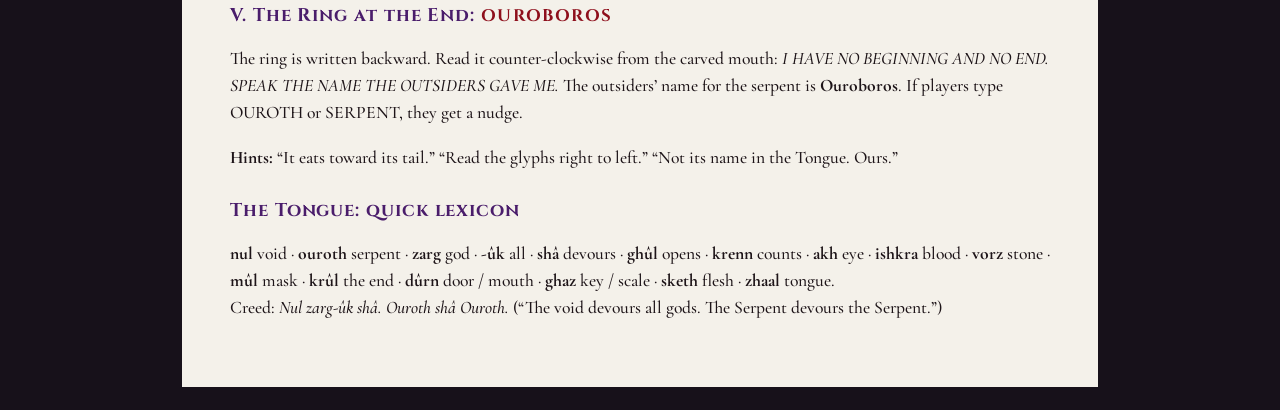
<file: Dungeon_old/dm-guide.html>
<!doctype html>
<html lang="en">
<head>
<meta charset="utf-8">
<meta name="viewport" content="width=device-width, initial-scale=1">
<title>Thessaros DM Guide</title>
<link href="https://fonts.googleapis.com/css2?family=Cinzel:wght@700&family=Cormorant+Garamond:ital,wght@0,500;0,700;1,500&display=swap" rel="stylesheet">
<style>
  :root { --ink: #1d1418; --faint: #6b5a55; --blood: #8e0f1c; }
  body { margin: 0; background: #17111a; color: var(--ink); font: 500 1.1rem/1.55 'Cormorant Garamond', Georgia, serif; }
  main { max-width: 820px; margin: 24px auto; padding: clamp(20px, 5vw, 48px); background: #f4f1ea; }
  h1, h2 { font-family: 'Cinzel', serif; color: #4a1d6b; letter-spacing: .05em; line-height: 1.2; }
  h1 { margin-top: 0; } h2 { font-size: 1.15rem; margin: 1.8rem 0 .4rem; }
  .ans { font: 700 1.05rem 'Cinzel'; color: var(--blood); letter-spacing: .08em; }
  code { background: #e6e0d4; padding: 0 .3em; }
  @media print { body { background: #fff; } main { margin: 0; } }
</style>
</head>
<body>
<main>
<h1>Thessaros: DM Guide</h1>
<p>Open <b>index.html</b> in a browser on a TV, laptop or phone. Players click <b>Descend</b>, which also starts the abyss music (press <b>M</b> to mute). The map is a spiral ramp sinking into the void. Click a room and the lantern walks there, then press Enter. Each room unlocks after the one before it. Five rooms give five keys. With all five keys the <b>Door at the End</b> opens on the map. Players turn each key in its lock, and the fifth lock turns last. Then the door breaks and the Abyssal Serpent forms in the Sanctum. The serpent never appears before that.</p>
<p>Progress saves in that browser. For testing, open <code>index.html?dev</code>. A panel appears bottom-left with <i>All keys</i>, <i>All keys + door</i> (straight to the serpent), <i>Max trial</i> and <i>Reset all</i>.</p>

<h2>The Hall of Glyphs (no key)</h2>
<p>This room teaches the script and is always open. It has four tabs: the <b>Codex</b> (the alphabet), the <b>Lexicon</b> and the grammar rule, the <b>Slate</b> (type Common and see it in glyphs) and the <b>Trial</b> (name 10 glyphs against a timer, with 3 lives). Every chamber after it needs this room.</p>
<p><b>How the script works:</b> each letter is a serpent with a head and 0–4 barbs. The Eye head marks vowels (A=0 barbs … U=4). Consonants go through hook-left (B C D F G), hook-right (H J K L M), fangs (N P Q R S) and crown (T V W X Y), and Z has the bar. <b>Grammar:</b> the one acting comes first, then what it acts on, and the deed (the verb) comes last. The creed <i>Ouroth shâ Ouroth</i> is the only exception, because it is a circle.</p>

<h2>I. The Speaking Wall: <span class="ans">NUL</span></h2>
<p>The inscription is shifted seven letters along the alphabet. The scratched hint reads, in glyphs, IT HAS SWALLOWED SEVEN. Turn the dial seven steps (or drag it) and the wall reads <i>BEFORE THE GODS THERE WAS ONLY THE VOID. SPEAK ITS NAME IN THE TONGUE OF THE COIL.</i> The Lexicon gives the void as <b>nul</b>. If players type VOID or ABYSS, the wall nudges them toward the Tongue.</p>
<p><b>Hints:</b> “The alphabet is a serpent too: it eats its own tail.” “Read the scratch under the dial.” “The wall wants the Tongue’s word, not ours.”</p>

<h2>II. The Gallery of the Gaze: <span class="ans">V-E-N-O-M</span></h2>
<p>The statues are named only in glyphs: VAEL the MASON, ESK the PRIESTESS, NYRA the THIEF, ORRIN the SCHOLAR, MOUR the GUARD. From the clues: the mason fell first and the guard last. The thief and the scholar fell back to back, and the priestess fell before the scholar. So the order is Vael, Esk, Nyra, Orrin, Mour. Players tap the statues in that order, and the initials burn as VENOM.</p>
<p><b>Hints:</b> “Read their callings first.” “Pin the first and the last.” “The thief and the scholar fell back to back.”</p>

<h2>III. The Counting Coil: <span class="ans">D-E-V-O-U-R-E-R</span></h2>
<p>The 24 scales carry glyphs. Start on the scale under the eye (scale 1) and step clockwise by 1, 1, 2, 3, 5, 8, 13, each step the sum of the two before. Wrap past the tail back to the head. This lands on scales 1, 2, 3, 5, 8, 13, 21 and 10 (counting from 1). Those glyphs read DEVOURER.</p>
<p><b>Hints:</b> “Count scales, don’t measure.” “1, 1, 2, 3, 5, 8, 13.” “Keep counting past the tail. It never ends.”</p>

<h2>IV. The Chapel of Liturgy</h2>
<p>Players rebuild three prayers from glyph tiles, using the Lexicon and the rule that the deed comes last:</p>
<ul>
  <li>“The void devours all gods.” <span class="ans">NUL · ZARGUK · SHA</span></li>
  <li>“Blood opens the eye.” <span class="ans">ISHKRA · AKH · GHUL</span></li>
  <li>“The serpent counts every key.” <span class="ans">OUROTH · GHAZUK · KRENN</span></li>
</ul>
<p>The decoy tiles are VORZ, MUL, KRUL, DURN, SKETH and ZHAAL. Tap a filled slot to take its tile back.</p>
<p><b>Hints:</b> “Find each word in the Lexicon.” “-ûk means all.” “The verb always goes last.”</p>

<h2>V. The Ring at the End: <span class="ans">OUROBOROS</span></h2>
<p>The ring is written backward. Read it counter-clockwise from the carved mouth: <i>I HAVE NO BEGINNING AND NO END. SPEAK THE NAME THE OUTSIDERS GAVE ME.</i> The outsiders’ name for the serpent is <b>Ouroboros</b>. If players type OUROTH or SERPENT, they get a nudge.</p>
<p><b>Hints:</b> “It eats toward its tail.” “Read the glyphs right to left.” “Not its name in the Tongue. Ours.”</p>

<h2>The Tongue: quick lexicon</h2>
<p><b>nul</b> void · <b>ouroth</b> serpent · <b>zarg</b> god · <b>-ûk</b> all · <b>shâ</b> devours · <b>ghûl</b> opens · <b>krenn</b> counts · <b>akh</b> eye · <b>ishkra</b> blood · <b>vorz</b> stone · <b>mûl</b> mask · <b>krûl</b> the end · <b>dûrn</b> door / mouth · <b>ghaz</b> key / scale · <b>sketh</b> flesh · <b>zhaal</b> tongue.<br>
Creed: <i>Nul zarg-ûk shâ. Ouroth shâ Ouroth.</i> (“The void devours all gods. The Serpent devours the Serpent.”)</p>
</main>
</body>
</html>
</file>
<file: Dungeon/temple.css>
:root {
  --ink: #050506; --char: #121316; --char2: #1a1b1f; --line: #ffffff1c; --stone: #8b8f96; --bone: #ddd5c2; --parch: #c9bc9c;
  --dim: #9a9384; --faint: #6c675d; --teal: #4fd6c4; --teal-d: #1d6f68; --brass: #b49a63; --warn: #d98c6a;
  --serif: 'Cormorant Garamond', Georgia, 'Times New Roman', serif; --caps: 'Cinzel', 'Trajan Pro', Georgia, serif;
}
* { box-sizing: border-box; }
html, body { margin: 0; height: 100%; background: var(--ink); color: var(--bone); overflow: hidden; }
body { font: 500 1.12rem/1.55 var(--serif); -webkit-font-smoothing: antialiased; }
body.large { font-size: 1.3rem; }
button { font: 700 .74rem var(--caps); letter-spacing: .14em; text-transform: uppercase; color: var(--bone); background: #16171b; border: 1px solid #ffffff2a;
  padding: .7rem 1rem; min-height: 44px; border-radius: 2px; cursor: pointer; transition: border-color .25s, background .25s, box-shadow .25s; }
button:hover:not(:disabled) { border-color: var(--parch); background: #1d1e23; }
button.pri { border-color: #b49a6388; background: #1d1a14; }
button.pri:hover:not(:disabled) { border-color: var(--brass); box-shadow: 0 0 16px #b49a6333; }
button:disabled { opacity: .38; cursor: default; }
button.danger { border-color: #d98c6a55; color: #f0c4b0; }
button.linkish { background: none; border: none; color: var(--dim); text-decoration: underline; padding: .4rem 0; min-height: 0; }
:focus-visible { outline: 2px solid var(--teal); outline-offset: 3px; }
.glyphs { fill: none; stroke: currentColor; stroke-width: 1.15; stroke-linecap: round; stroke-linejoin: round; display: block; max-width: 100%; overflow: visible; }
.glyphs.teal { color: var(--teal); filter: drop-shadow(0 0 4px #4fd6c4aa); }
.tag { font: 700 .68rem var(--caps); letter-spacing: .32em; text-transform: uppercase; color: var(--brass); margin: 0; }
h1, h2, h3 { font-family: var(--caps); font-weight: 700; letter-spacing: .07em; line-height: 1.15; margin: .2em 0 .5em; }
.dim { color: var(--dim); font-style: italic; }
.common { display: block; font-family: Georgia, serif; font-size: .95em; color: #d9cfb5; background: #ffffff08; border-left: 2px solid #b49a6366; padding: .5rem .8rem; }
.fb { min-height: 1.5em; margin: .7rem 0 0; color: #e8b59c; font-style: italic; }
.fb.good { color: #9fe7da; }
.shake { animation: shake .45s; }
@keyframes shake { 20%, 60% { translate: -7px 0; } 40%, 80% { translate: 7px 0; } }
@keyframes rise { from { opacity: 0; translate: 0 12px; } }
[hidden] { display: none !important; }

/* ---------- the stage: a wide illustrated scene you can pan across ---------- */
#stage { position: fixed; inset: 0; overflow-x: auto; overflow-y: hidden; scrollbar-width: none; overscroll-behavior: contain; background: #000; }
#stage::-webkit-scrollbar { display: none; }
#stage .scene { display: block; height: 100%; width: max(100vw, 160dvh); min-height: 100%; }
.pan { position: fixed; z-index: 4; top: 50%; translate: 0 -50%; width: 44px; height: 88px; padding: 0; font: 400 2rem var(--serif); background: #0008; border: 1px solid #ffffff18; color: var(--dim); }
#panL { left: 6px; } #panR { right: 6px; }
.hs { cursor: pointer; outline: none; }
.hs > * { transition: filter .25s; }
.hs:hover > *, .hs:focus-visible > * { filter: brightness(1.45) drop-shadow(0 0 6px #d8cfb066); }
.hs:focus-visible { outline: none; }
.hs:focus-visible > :first-child { filter: brightness(1.5) drop-shadow(0 0 3px #4fd6c4) drop-shadow(0 0 10px #4fd6c4aa); }
.hs .mark { fill: none; stroke: #e8dcb8; stroke-width: 2.5; opacity: 0; pointer-events: none; }
body.marks .hs .mark { opacity: .7; animation: mark 2.4s ease-in-out infinite; }
body.marks .exit .mark { stroke: var(--teal); }
@keyframes mark { 50% { opacity: .2; } }
.carve.lit g:last-child { stroke: #e9dcb4; }
.flick { animation: flick 3s ease-in-out infinite alternate; transform-box: fill-box; transform-origin: center; }
@keyframes flick { 30% { opacity: .85; } 60% { opacity: 1; } 80% { opacity: .9; } }
.flame { transform-box: fill-box; transform-origin: 50% 90%; animation: flame .22s ease-in-out infinite alternate; }
@keyframes flame { to { transform: scale(.88, 1.08) rotate(2deg); } }
.fog { animation: fog 40s linear infinite alternate; }
@keyframes fog { to { transform: translateX(-160px); } }
.breathe { animation: breathe 7s ease-in-out infinite; transform-box: fill-box; transform-origin: center; }
@keyframes breathe { 50% { opacity: .45; transform: scale(1.06); } }
.teye { animation: teye 7s ease-in-out infinite; }
@keyframes teye { 0%, 70%, 100% { opacity: 1; } 76%, 80% { opacity: .05; } }
.creep { animation: none; }
.spin-slow { animation: spin 60s linear infinite; } .spin-rev { animation: spin 50s linear infinite reverse; }
@keyframes spin { to { transform: rotate(360deg); } }
.ripple { animation: ripple 6s ease-in-out infinite alternate; }
@keyframes ripple { to { transform: translateX(30px); opacity: .5; } }
body.reduced *, body.reduced *::before { animation: none !important; transition-duration: .01s !important; }

/* ---------- hud ---------- */
#hud { position: fixed; z-index: 10; top: 0; left: 0; right: 0; display: flex; justify-content: space-between; align-items: center; gap: 8px;
  padding: max(8px, env(safe-area-inset-top)) 12px 8px; pointer-events: none; background: linear-gradient(#000c, #0000); }
#where { font: 700 .74rem var(--caps); letter-spacing: .26em; text-transform: uppercase; color: var(--dim); padding-left: 4px; white-space: nowrap; overflow: hidden; text-overflow: ellipsis; }
#hud .btns { display: flex; gap: 6px; pointer-events: auto; }
#hud .btns button { width: 44px; height: 44px; padding: 0; display: grid; place-items: center; background: #0b0b0dcc; }
.ic { width: 22px; height: 22px; fill: none; stroke: currentColor; stroke-width: 1.6; stroke-linecap: round; stroke-linejoin: round; }
#keyring { position: fixed; z-index: 10; left: 10px; bottom: max(10px, env(safe-area-inset-bottom)); display: flex; gap: 5px; align-items: center; padding: 7px 9px;
  background: linear-gradient(#1b1915, #0a0908); border: 1px solid #b49a6338; border-radius: 3px; box-shadow: inset 0 1px 0 #ffffff12, 0 8px 26px #000d; }
/* each socket is an almond cut into the plate; an empty one keeps the key's shape, sunk and unlit */
#keyring .slot { position: relative; width: 60px; height: 34px; display: grid; place-items: center; border-radius: 50%;
  background: radial-gradient(ellipse at 50% 40%, #030304 35%, #111113 75%, #1f1c17); box-shadow: inset 0 2px 6px #000, inset 0 -1px 0 #ffffff10, 0 0 0 1px #0009; }
#keyring .slot .keyicon { width: 54px; height: 21px; }
#keyring .slot:not(.got) .keyicon { filter: drop-shadow(0 1px 0 #ffffff10); }
#keyring .slot:not(.got) .keyicon g { filter: none; }
#keyring .slot:not(.got) .keyicon :not([fill=none]) { fill: #09090b; }
#keyring .slot:not(.got) .keyicon [stroke] { stroke: #09090b; }
#keyring .slot.got { background: radial-gradient(ellipse at 50% 45%, color-mix(in srgb, var(--kc) 20%, #000), #0a0a0b 72%); }
#keyring .slot.got .keyicon { filter: drop-shadow(0 2px 2px #000) drop-shadow(0 0 5px color-mix(in srgb, var(--kc) 50%, transparent)); }
#keyring .slot.set { box-shadow: inset 0 2px 6px #000, 0 0 0 1px #4fd6c466, 0 0 12px #4fd6c440; }
#keyring .slot i { position: absolute; left: 50%; bottom: -3px; translate: -50% 0; font: 700 .5rem var(--caps); font-style: normal; letter-spacing: .1em; color: var(--brass); opacity: .55; text-shadow: 0 1px 2px #000; }
#keyring .slot.got i { opacity: 1; }
#keyring .slot.pop { animation: pop .9s; }
@keyframes pop { 0% { transform: scale(1.7); filter: brightness(2.5); } }
#keyring .satchel { display: flex; gap: 2px; align-items: center; margin-left: 6px; padding-left: 8px; border-left: 1px solid #ffffff14; }
#keyring .satchel .itm { width: 20px; height: 20px; }
#keyring .satchel i { font: 700 .6rem var(--caps); color: var(--dim); font-style: normal; }
.keyicon { overflow: visible; }
body.cine #hud, body.cine #keyring, body.cine .pan { display: none; }

/* ---------- notes, title cards, transitions ---------- */
#notes { position: fixed; z-index: 30; right: 12px; bottom: max(12px, env(safe-area-inset-bottom)); width: min(340px, calc(100vw - 24px)); display: flex; flex-direction: column; gap: 6px; pointer-events: none; }
.note { padding: .55rem .8rem; background: #0b0b0ef0; border: 1px solid #ffffff1a; border-left: 3px solid var(--brass); font-size: .98rem; animation: rise .5s both; transition: opacity 1s; }
.note.good { border-left-color: var(--teal); } .note.plain { border-left-color: #ffffff30; font-style: italic; color: #e4dccb; }
.note.out { opacity: 0; }
.note b:first-child { font: 700 .62rem var(--caps); letter-spacing: .2em; text-transform: uppercase; color: var(--brass); margin-right: .3em; }
.note.plain b:first-child { display: none; }
#titlecard { position: fixed; z-index: 5; left: 0; right: 0; bottom: 13%; text-align: center; pointer-events: none; opacity: 0; }
#titlecard.on { animation: card 3.2s ease both; } #titlecard.on.long { animation-duration: 5s; }
@keyframes card { 0% { opacity: 0; translate: 0 8px; } 20%, 70% { opacity: 1; translate: 0 0; } 100% { opacity: 0; } }
#titlecard h1 { font-size: clamp(1.6rem, 5vw, 3rem); letter-spacing: .22em; margin: 0; text-shadow: 0 0 30px #000, 0 0 8px #000; }
#titlecard p { margin: .2rem 0 0; color: var(--dim); font-style: italic; text-shadow: 0 0 10px #000; }
#titlecard .tg .glyphs { height: 26px; margin: 0 auto .6rem; color: #a59f92; filter: drop-shadow(0 0 6px #000); }
#fade { position: fixed; inset: 0; z-index: 40; background: #000; opacity: 0; pointer-events: none; transition: opacity .6s; }
#fade.on { opacity: 1; }
#fade.teal { opacity: 1; background: radial-gradient(circle at 50% 60%, #0d3a35, #000 60%); transition: opacity .4s; }
body.reduced #fade { transition-duration: .1s; }

/* ---------- the inspect panel ---------- */
#panel { position: fixed; z-index: 20; right: 12px; top: 64px; bottom: 64px; width: min(420px, calc(100vw - 24px)); overflow-y: auto; padding: 22px 22px 24px;
  background: linear-gradient(170deg, #17181cf5, #0b0b0ef8); border: 1px solid #ffffff1c; box-shadow: 0 20px 60px #000; animation: rise .35s both; }
#panel h2 { font-size: 1.2rem; margin-top: .3rem; }
#panel .txt p { margin: 0 0 .7rem; }
.x { position: absolute; top: 8px; right: 8px; width: 44px; height: 44px; padding: 0; display: grid; place-items: center; background: none; border-color: transparent; }
.acts { display: flex; flex-wrap: wrap; gap: 8px; margin-top: 1rem; }
@media (max-width: 760px) {
  #panel { left: 8px; right: 8px; width: auto; top: auto; bottom: 0; max-height: 62dvh; padding-bottom: max(24px, env(safe-area-inset-bottom)); border-bottom: none; }
  #notes { bottom: auto; top: 60px; right: 8px; }
}

/* ---------- inscriptions ---------- */
.insc { margin: 1rem 0; padding: .9rem 1rem; background: #0006; border: 1px solid #ffffff12; }
.insc .at { margin: 0 0 .5rem; font: 700 .62rem var(--caps); letter-spacing: .18em; text-transform: uppercase; color: var(--faint); }
.iline + .iline { margin-top: .8rem; }
.gl-wrap .glyphs { height: 34px; width: auto; color: #d8cfb8; }
.insc .gl { cursor: pointer; pointer-events: all; stroke-width: 1.4; }
.insc .gl:hover { stroke: var(--teal); }
.insc .gl.hit { stroke: var(--teal); filter: drop-shadow(0 0 2px #4fd6c4); }
.gloss { display: flex; flex-wrap: wrap; gap: 4px 10px; margin-top: .35rem; }
.tok { display: inline-flex; flex-direction: column; line-height: 1.2; }
.tok i { font-family: var(--caps); font-style: normal; font-size: .78rem; letter-spacing: .08em; color: var(--parch); }
.tok b { font-weight: 500; font-style: italic; font-size: .9rem; color: var(--faint); }
.tok.k b { color: #9fe7da; }
.reading { margin: .7rem 0 0; font-style: italic; color: #e9e1cd; }
.unread { margin: .6rem 0 0; font-size: .9rem; font-style: italic; color: var(--faint); }
#gpop { position: fixed; z-index: 70; width: 260px; display: flex; gap: 10px; align-items: center; padding: 10px 12px; background: #0b0b0e; border: 1px solid #4fd6c455; box-shadow: 0 10px 30px #000; }
#gpop .glyphs { width: 22px; height: 38px; color: var(--teal); flex: none; }
#gpop b { display: block; font-family: var(--caps); font-size: .8rem; letter-spacing: .08em; }
#gpop span { font-size: .92rem; color: var(--dim); }

/* ---------- close-up views ---------- */
#exam { position: fixed; z-index: 25; inset: 0; overflow-y: auto; padding: 70px 16px 40px; background: radial-gradient(ellipse at 50% 30%, #14161af2, #050506fa 70%); animation: rise .35s both; }
.exhead { max-width: 1100px; margin: 0 auto 1rem; display: flex; justify-content: space-between; align-items: flex-start; gap: 12px; }
.exhead h2 { font-size: clamp(1.2rem, 3.6vw, 1.8rem); margin: .2rem 0 0; }
.exhead .x { position: static; width: auto; padding: 0 .9rem; display: flex; gap: 6px; align-items: center; border-color: #ffffff22; }
.exbody { max-width: 1100px; margin: 0 auto; }
.lead { color: #cfc6b2; font-style: italic; margin: 0 0 1rem; }
/* the arch */
.arch-read { display: flex; flex-wrap: wrap; gap: 8px; justify-content: center; margin: 1.5rem 0; }
.arch-read .cell { display: grid; justify-items: center; gap: 6px; width: 64px; }
.arch-read .glyphs { width: 44px; height: 76px; color: #d8cfb8; stroke-width: 1; }
.arch-read input { width: 52px; height: 52px; text-align: center; font: 700 1.5rem var(--caps); color: #fff; background: #050506; border: 1px solid #ffffff33; text-transform: uppercase; }
.arch-read input:focus { border-color: var(--teal); outline: none; box-shadow: 0 0 12px #4fd6c444; }
/* the scribes' wall */
.abcwall { display: grid; gap: 6px; justify-content: center; }
.abcrow { display: flex; gap: 6px; }
.abccell { width: 64px; height: 92px; padding: 6px 0 4px; display: grid; justify-items: center; gap: 2px; background: #0d0e10; border-color: #ffffff18; letter-spacing: 0; }
.abccell .glyphs { width: 28px; height: 50px; color: #a8a190; }
.abccell b { font: 700 1.05rem var(--caps); color: var(--bone); min-height: 1.3em; }
.abccell.k .glyphs { color: #e2d8bf; }
.abccell.sel { border-color: var(--teal); box-shadow: 0 0 14px #4fd6c444; }
.abccell.ink b { animation: rise .5s both; color: #9fe7da; }
.picker { display: flex; flex-wrap: wrap; gap: 4px; justify-content: center; margin: 1.2rem auto 0; max-width: 640px; }
.picker button { width: 44px; min-height: 44px; padding: 0; font-size: 1rem; letter-spacing: 0; }
@media (max-width: 520px) { .abccell { width: 52px; height: 80px; } .abccell .glyphs { height: 42px; } .abcrow, .abcwall { gap: 4px; } }
/* names */
.names { display: grid; grid-template-columns: repeat(auto-fit, minmax(150px, 1fr)); gap: 12px; }
.plinth { text-align: center; padding: 10px; background: linear-gradient(#1d1e22, #101114); border: 1px solid #ffffff10; }
.plinth p { margin: 0; font-style: italic; color: var(--dim); font-size: .95rem; }
.prism { width: 100%; display: grid; justify-items: center; gap: 4px; padding: 12px 6px; background: #24252a; letter-spacing: .1em; }
.prism .glyphs { height: 30px; width: auto; color: #e0d6bc; }
.prism span { font-size: .8rem; color: var(--dim); text-transform: lowercase; }
.prism.turn { animation: turn .35s; }
@keyframes turn { 0% { transform: perspective(300px) rotateX(70deg); } }
.prism.ok { border-color: var(--brass); box-shadow: inset 0 0 14px #b49a6355; }
.prism.ok .glyphs { color: #f2e6bf; filter: drop-shadow(0 0 4px #b49a63); }
.thing { width: 120px; height: 110px; display: block; margin: 6px auto 0; }
.lever-row { display: flex; flex-wrap: wrap; gap: 14px; align-items: center; justify-content: space-between; margin-top: 1rem; }
.lever-row .insc { margin: 0; flex: 1 1 260px; }
/* stele */
.stelewrap { display: flex; flex-wrap: wrap; gap: 20px; justify-content: center; align-items: flex-start; }
.stele { width: min(420px, 90vw); }
.stele .slot { cursor: pointer; outline: none; }
.stele .slot:focus-visible polygon { stroke: var(--teal); stroke-width: 4; }
.stele .slot.full:hover { filter: brightness(1.2); }
.tray { flex: 1 1 240px; max-width: 440px; display: flex; flex-wrap: wrap; gap: 10px; align-content: flex-start; }
.tray .tag, .tray .dim { flex-basis: 100%; margin: 0; }
.fragbtn { width: 120px; height: 120px; padding: 6px; background: #0d0e10; }
.fragbtn svg { width: 100%; height: 100%; }
.fragbtn.sel { border-color: var(--teal); box-shadow: 0 0 14px #4fd6c444; }
/* coil */
.coilview { display: flex; flex-wrap: wrap; gap: 18px; justify-content: center; align-items: center; }
.coil { width: min(480px, 92vw); }
.coil .ring { transition: transform .42s cubic-bezier(.5, 0, .3, 1.2); }
.coil.won .head path { fill: #4c7d72; } .coil.won #hub { fill: #0d2421; }
.cranks { display: grid; gap: 10px; min-width: 220px; }
.crank { display: flex; gap: 10px; align-items: center; text-align: left; }
.crank svg { width: 34px; height: 34px; flex: none; }
.count { color: var(--dim); font-style: italic; margin: 0; }
/* lens */
.lensview { display: flex; flex-wrap: wrap; gap: 20px; justify-content: center; align-items: flex-start; }
.lens { width: min(520px, 92vw); }
.lens .lbl { font: 700 11px var(--caps); fill: #9a9384; text-anchor: middle; letter-spacing: .1em; }
.lensg { fill: none; stroke: #9ff7ea; stroke-width: 1.1; stroke-linecap: round; stroke-linejoin: round; }
.mirror { cursor: pointer; outline: none; }
.mirror:hover circle, .mirror:focus-visible circle { stroke: var(--teal); }
.mface { transition: transform .3s; }
.beam { filter: drop-shadow(0 0 4px #4fd6c4); }
.lens.won .beam { stroke-width: 5; }
.lensside { flex: 1 1 280px; max-width: 460px; }
.readout { display: flex; gap: 12px; align-items: center; min-height: 48px; margin: .4rem 0; }
.readout .glyphs { height: 34px; width: auto; }
.readout b { font: 700 1rem var(--caps); letter-spacing: .2em; color: #9fe7da; }
.status { font-style: italic; }
.status.seat { color: #9fe7da; } .status.blind { color: var(--dim); }

/* ---------- the door ---------- */
.doorview { display: flex; flex-wrap: wrap; gap: 16px; align-items: flex-start; justify-content: center; }
.doorsvg { width: min(900px, 100%); flex: 1 1 560px; transform-origin: 50% 55%; }
.doorside { flex: 1 1 280px; max-width: 420px; }
.dlock { cursor: pointer; outline: none; }
.dlock:hover > circle:first-child, .dlock:focus-visible > circle:first-child, .dlock.sel > circle:first-child { stroke: var(--teal); }
.dlock.done > circle:first-child { fill: #18201f; }
.dlock.glow { filter: drop-shadow(0 0 10px currentColor) drop-shadow(0 0 22px currentColor); }
.dlock .lnum { font: 700 16px var(--caps); fill: #6c675d; text-anchor: middle; }
.plate { cursor: pointer; outline: none; }
.plate:hover path:first-child, .plate:focus-visible path:first-child { stroke: var(--teal); }
.lockzoom { width: 220px; height: 220px; display: block; margin: .6rem auto; background: #0b0b0d; border: 1px solid #ffffff12; }
.lockzoom .slide { transition: x .5s; }
.wword { font-family: var(--caps); letter-spacing: .2em; color: #9fe7da; }
.cine { font-style: italic; font-size: 1.15rem; min-height: 3em; }
.cine.in { animation: rise 1s both; }
.quake .doorsvg { animation: quake .12s linear infinite; }
@keyframes quake { 25% { translate: 2px -1px; } 50% { translate: -2px 1px; } 75% { translate: 1px 2px; } }
.dust { position: fixed; top: -10px; width: 3px; height: 3px; background: #b9b2a2; border-radius: 50%; opacity: .7; pointer-events: none; animation: dust linear forwards; z-index: 26; }
@keyframes dust { to { transform: translateY(110vh) translateX(20px); opacity: 0; } }

/* ---------- sheets: journal, map, settings, hints ---------- */
#sheet { position: fixed; z-index: 35; inset: 0; display: grid; place-items: center; padding: 12px; background: #000a; }
.sheetbox { position: relative; width: min(880px, 100%); max-height: calc(100dvh - 24px); overflow-y: auto; padding: 26px clamp(16px, 4vw, 34px) 30px;
  background: linear-gradient(170deg, #1c1b18, #0e0e0d); border: 1px solid #b49a6333; box-shadow: 0 30px 80px #000; animation: rise .35s both; }
.sheetbox::before { content: ''; position: absolute; inset: 0; pointer-events: none; background: radial-gradient(ellipse at 20% 0%, #b49a6310, transparent 60%); }
#sheet[data-kind="Hint"] .sheetbox, #sheet[data-kind="Settings"] .sheetbox { width: min(520px, 100%); }
.tabs { display: flex; flex-wrap: wrap; gap: 4px; margin: .6rem 0 1rem; border-bottom: 1px solid #ffffff14; }
.tabs button { background: none; border: none; border-bottom: 2px solid transparent; padding: .6rem .7rem; }
.tabs button[aria-selected="true"] { border-bottom-color: var(--brass); color: #fff; }
.empty { font-style: italic; color: var(--dim); }
.lex { display: grid; gap: 10px; }
.entry { display: grid; grid-template-columns: 90px 1fr; gap: 12px; padding: 10px 12px; background: #0005; border: 1px solid #ffffff10; }
.entry .glyphs { height: 22px; width: auto; color: #d8cfb8; margin-top: 4px; }
.entry h3 { font-size: 1rem; margin: 0 0 .2rem; text-transform: lowercase; letter-spacing: .1em; }
.entry .st { font: 700 .55rem var(--caps); letter-spacing: .2em; text-transform: uppercase; color: var(--faint); margin-left: .5rem; vertical-align: middle; }
.entry.k2 .st { color: var(--teal); } .entry.k1 .st { color: var(--brass); }
.entry .m { margin: 0 0 .3rem; color: #e9e1cd; }
.entry .more { margin: 0 0 .3rem; color: #9fe7da; font-style: italic; }
.entry .ctx, .entry .forms { margin: 0 0 .2rem; color: var(--dim); font-size: .95rem; }
.entry .ctx::before { content: '· '; }
.guess { display: flex; gap: 8px; align-items: center; margin-top: .3rem; font-size: .9rem; color: var(--dim); }
.guess input, .mynotes textarea, select { flex: 1; min-width: 0; padding: .45rem .6rem; background: #050506; color: var(--bone); border: 1px solid #ffffff22; font: 500 1rem var(--serif); }
.mynotes { display: grid; gap: 6px; margin-top: 1rem; color: var(--dim); }
table.abc { border-collapse: collapse; margin: 0 auto; }
table.abc td { width: 58px; height: 78px; border: 1px solid #ffffff12; text-align: center; vertical-align: middle; }
table.abc td .glyphs { width: 22px; height: 40px; margin: 0 auto; color: #d8cfb8; }
table.abc td b { font: 700 .95rem var(--caps); color: var(--parch); }
table.abc td.unseen { background: #0004; }
.rule, .lore { padding: .8rem 1rem; margin-bottom: 10px; border-left: 2px solid var(--brass); background: #0004; }
.rule h3, .lore h3 { font-size: .95rem; margin: 0 0 .3rem; }
.rule p, .lore p { margin: 0; }
.plan { width: 100%; max-width: 700px; display: block; margin: 0 auto; }
.plan .ringline { fill: none; stroke: #ffffff10; stroke-width: 1; }
.plan .lidline { fill: none; stroke: #ffffff08; stroke-width: 1; transition: stroke 2s; }
.plan .lidline.on { stroke: #4fd6c477; stroke-width: 1.5; }
.plan .lash { stroke: #4fd6c444; stroke-width: 1.2; }
.plan .pupil { fill: #4fd6c410; stroke: #4fd6c455; }
.plan .edge { stroke: #b49a6366; stroke-width: 1.2; }
.mnode circle { fill: #2a2b30; stroke: #8b8f96; stroke-width: 1; }
.mnode.vis { cursor: pointer; } .mnode.vis circle { fill: #3a3424; stroke: var(--brass); }
.mnode.here circle { fill: var(--teal); stroke: #fff; }
.mnode .kd { fill: #e9dcb4; stroke: none; }
.mnode text { font: 600 7.5px var(--caps); fill: var(--parch); text-anchor: middle; letter-spacing: .05em; paint-order: stroke; stroke: #0e0e0d; stroke-width: 3px; }
.mnode.unv text { fill: var(--faint); }
.mnode:focus-visible circle, .mnode.vis:hover circle { stroke: var(--teal); stroke-width: 2; }
.hint { padding: .6rem .9rem; border-left: 2px solid var(--brass); background: #0004; margin: 0 0 .7rem; animation: rise .4s both; }
.hint.t1 { border-left-color: #c9a86b; } .hint.t2 { border-left-color: var(--teal); }
.etch { color: var(--faint); font-style: italic; }
label.row { display: flex; align-items: center; gap: 10px; min-height: 44px; border-bottom: 1px solid #ffffff0c; }
label.row input[type=checkbox] { width: 20px; height: 20px; accent-color: #b49a63; }
label.row input[type=range] { flex: 1; accent-color: #b49a63; }
.keys { color: var(--dim); font-size: .95rem; }

/* ---------- key award ---------- */
#award { position: fixed; z-index: 50; inset: 0; display: grid; place-items: center; padding: 16px; text-align: center; overflow: hidden;
  background: radial-gradient(circle at 50% 38%, color-mix(in srgb, var(--kc, #4fd6c4) 14%, #050707) 0, #000 62%); }
.awin { max-width: 560px; animation: rise 1s both; }
.kstage { position: relative; width: min(86vw, 460px); aspect-ratio: 1.55; margin: 0 auto .6rem; display: grid; place-items: center; }
.kstage .rays { position: absolute; inset: -35%; pointer-events: none;
  background: repeating-conic-gradient(from 0deg, color-mix(in srgb, var(--kc) 18%, transparent) 0 3deg, transparent 3deg 14deg);
  -webkit-mask: radial-gradient(circle, #000 0, transparent 60%); mask: radial-gradient(circle, #000 0, transparent 60%); animation: spin 70s linear infinite, kfade 3s both; }
.kstage .kring { position: absolute; width: 66%; color: var(--kc); opacity: .4; animation: spin 110s linear infinite reverse, kfade 3.5s .4s both; filter: drop-shadow(0 0 4px var(--kc)); }
.kstage .sp { position: absolute; width: 3px; height: 3px; border-radius: 50%; background: color-mix(in srgb, var(--kc) 60%, #fff); box-shadow: 0 0 6px var(--kc); opacity: 0; animation: ember 4.5s ease-out infinite; }
@keyframes ember { 15% { opacity: .9; } 100% { opacity: 0; transform: translateY(-140px) translateX(14px); } }
@keyframes kfade { from { opacity: 0; scale: .6; } }
.keyicon.big { position: relative; width: 100%; height: auto; filter: drop-shadow(0 0 18px color-mix(in srgb, var(--kc) 45%, transparent)) drop-shadow(0 12px 18px #000);
  animation: keyIn 2.2s cubic-bezier(.2, .8, .2, 1) both, bob 6s 2.2s ease-in-out infinite; }
@keyframes keyIn { 0% { transform: translateY(60px) rotate(-10deg) scale(.45); opacity: 0; filter: brightness(0); } 55% { filter: brightness(2.2) drop-shadow(0 0 30px var(--kc)); } 100% { transform: none; opacity: 1; } }
@keyframes bob { 50% { transform: translateY(-7px) rotate(-1.2deg); } }
.awin h2 { font-size: clamp(1.5rem, 5.5vw, 2.4rem); margin: .45rem 0; background: linear-gradient(#fff7e4, #c9ad72); -webkit-background-clip: text; background-clip: text; color: transparent; filter: drop-shadow(0 2px 6px #000); }
.awin p { margin: 0 0 1rem; font-style: italic; color: #d9d0bc; }
.awin .mat { font: 700 .66rem var(--caps); letter-spacing: .3em; text-transform: uppercase; color: var(--kc); font-style: normal; opacity: .85; }
.flykey { position: fixed; z-index: 60; pointer-events: none; }
.flykey svg { width: 100%; height: 100%; }

#dev { position: fixed; z-index: 90; left: 8px; top: 64px; display: flex; flex-direction: column; gap: 4px; padding: 6px; background: #000d; border: 1px dashed #4fd6c488; }
#dev b { font: 700 .6rem var(--caps); letter-spacing: .2em; color: var(--teal); text-align: center; }
#dev button { min-height: 32px; padding: .3rem .6rem; font-size: .6rem; }

/* ---------- title ---------- */
#title { position: fixed; inset: 0; z-index: 80; display: grid; place-items: center; padding: 20px; text-align: center;
  background: radial-gradient(ellipse at 50% 120%, #0b2422 0, #050506 55%); transition: opacity 1.5s, visibility 1.5s; }
#title.gone { opacity: 0; visibility: hidden; }
.tin { max-width: 620px; }
#title .creed .glyphs { height: 22px; margin: 0 auto 1.6rem; color: #6f7c78; }
#title h1 { font-size: clamp(2.4rem, 11vw, 5.6rem); letter-spacing: .3em; margin: 0 0 .2em .3em; color: #e6dfcf; text-shadow: 0 0 40px #4fd6c422; animation: rise 2.2s ease both; }
#title .sub { color: var(--dim); font-style: italic; font-size: 1.2rem; margin: 0 0 2rem; animation: rise 2.2s .3s ease both; }
#title button { margin: 4px; animation: rise 2.2s .6s ease both; }
#title .old { color: #c9bc9c; font-size: .95rem; font-style: italic; margin: 1.2rem auto 0; max-width: 460px; }
#title .small { color: var(--faint); font-style: italic; margin-top: 1.6rem; font-size: .95rem; }

/* ---------- the abyss ---------- */
#abyss { position: fixed; inset: 0; z-index: 45; width: 100%; height: 100%; background: #000; touch-action: none; }
#cinebar { position: fixed; z-index: 47; right: 12px; bottom: max(12px, env(safe-area-inset-bottom)); display: flex; gap: 8px; }
#cinebar button { background: #000a; border-color: #ffffff18; color: #8f9894; }
#endtext { position: fixed; z-index: 46; left: 0; right: 0; bottom: 0; padding: 20px 16px max(70px, env(safe-area-inset-bottom)); text-align: center; pointer-events: none;
  background: linear-gradient(#0000, #000c 35%); }
#endtext .lines { position: relative; height: 7.2em; max-width: 680px; margin: 0 auto; }
#endtext .lines p { position: absolute; left: 0; right: 0; bottom: 0; margin: 0; opacity: 0; transition: opacity 1.8s; }
#endtext .name, #endtext .acts { opacity: 0; transition: opacity 3s; margin: 0 auto; max-width: 640px; }
#endtext .name { margin-top: -6.5em; }
#endtext .on { opacity: 1 !important; }
#endtext .glyphs { height: 24px; width: auto; margin: 0 auto .35rem; color: #8ff1e3; filter: drop-shadow(0 0 6px #4fd6c488); }
#endtext span { display: block; font-style: italic; font-size: 1.15rem; color: #e6efe9; text-shadow: 0 0 10px #000; }
#endtext small { display: block; color: #8b9a96; font-size: .95rem; }
#endtext h1 { font-size: clamp(2rem, 8vw, 4rem); letter-spacing: .4em; margin-bottom: 0; color: #d5f6ef; text-shadow: 0 0 30px #4fd6c455; }
#endtext h2 { font-size: .9rem; letter-spacing: .5em; color: #7fa9a2; text-transform: uppercase; }
#endtext .acts { justify-content: center; pointer-events: auto; }
#endtext .acts button { background: #000c; }
</file>
<file: Dungeon_old/temple.css>
:root { --bone: #e6dcc8; --dim: #a09484; --faint: #6f6458; --violet: #a477ff; --ember: #ff6a1a; --venom: #9dff3a; --c: #a477ff; }
* { box-sizing: border-box; }
body { margin: 0; min-height: 100vh; color: var(--bone); background: #0d0a0f; font: 500 1.1rem/1.6 'Cormorant Garamond', Georgia, serif; overflow-x: hidden; }
body::before { content: ''; position: fixed; inset: 0; z-index: -2; transition: background 1.2s;
  background: radial-gradient(ellipse at 50% -10%, color-mix(in srgb, var(--c) 16%, #1a1220), #0d0a0f 55%, #050306); }
#ambient { position: fixed; inset: 0; width: 100%; height: 100%; pointer-events: none; z-index: -1; }
a { color: inherit; }
button, .btn { font: 700 .76rem 'Cinzel', serif; letter-spacing: .16em; text-transform: uppercase; color: var(--bone); text-decoration: none;
  background: #140d18; border: 1px solid color-mix(in srgb, var(--c) 55%, transparent); padding: .65rem 1.1rem; border-radius: 2px; cursor: pointer;
  display: inline-block; transition: border-color .3s, box-shadow .3s, transform .15s, background .3s; }
button:hover, .btn:hover { border-color: var(--c); box-shadow: 0 0 14px color-mix(in srgb, var(--c) 45%, transparent); }
button:active { transform: scale(.96); }
button:disabled { opacity: .4; cursor: default; }
:focus-visible { outline: 2px solid var(--venom); outline-offset: 3px; }
.glyphs { fill: none; stroke: currentColor; stroke-width: 1.15; stroke-linecap: round; stroke-linejoin: round; display: block; max-width: 100%; }
.draw path { stroke-dasharray: 60; animation: draw 1.4s ease-out both; }
@keyframes draw { from { stroke-dashoffset: 60; } to { stroke-dashoffset: 0; } }
.tag { font: 700 .72rem 'Cinzel'; letter-spacing: .38em; text-transform: uppercase; color: var(--c); margin: 0; }
h1, h2, h3 { font-family: 'Cinzel', serif; font-weight: 700; letter-spacing: .08em; margin: .2em 0 .5em; line-height: 1.15; }
.flavor { font-style: italic; color: #cfc3b0; }
.etched { text-align: center; font-style: italic; color: var(--dim); }
.fb { min-height: 1.6em; margin: .6rem 0 0; color: #ffa27e; font-style: italic; text-align: center; }
.fb.good { color: var(--venom); }
.shake { animation: shake .5s; }
@keyframes shake { 20%, 60% { translate: -9px 0; } 40%, 80% { translate: 9px 0; } }
@keyframes breathe { 50% { opacity: .45; } }
@keyframes rise { from { opacity: 0; translate: 0 18px; } }
[hidden] { display: none !important; }

/* ---------- threshold ---------- */
#threshold { position: fixed; inset: 0; z-index: 50; display: grid; place-items: center; text-align: center; padding: 16px;
  background: radial-gradient(circle at 50% 45%, #1c0f26 0, #050306 70%); transition: opacity 1.6s, visibility 1.6s; }
#threshold.gone { opacity: 0; visibility: hidden; }
#threshold .glyphs { height: 26px; margin: 0 auto 1.2rem; color: var(--violet); filter: drop-shadow(0 0 8px #a477ff); }
#threshold h1 { font-size: clamp(2.6rem, 11vw, 6rem); letter-spacing: .3em; margin: 0 0 .1em .3em; color: #e8def4; text-shadow: 0 0 40px #7a3cff99;
  animation: rise 2s ease both; }
#threshold p { color: var(--dim); font-style: italic; margin: 0 0 2rem; animation: rise 2s .4s ease both; }
#threshold button { animation: rise 2s .8s ease both; }
#threshold small { display: block; margin-top: 1.2rem; color: var(--faint); font-style: italic; }

/* ---------- views & transitions ---------- */
main > section { display: none; min-height: 100vh; padding: 70px 16px 120px; }
main > section.on { display: block; }
main > section.on > * { animation: rise .9s ease both; }
main > section.on > :nth-child(2) { animation-delay: .08s; } main > section.on > :nth-child(3) { animation-delay: .16s; }
main > section.on > :nth-child(4) { animation-delay: .24s; } main > section.on > :nth-child(n+5) { animation-delay: .32s; }
#wipe { position: fixed; inset: 0; z-index: 45; pointer-events: none; background: radial-gradient(circle at var(--x, 50%) var(--y, 50%), #000 60%, #1a0830);
  clip-path: circle(0 at var(--x, 50%) var(--y, 50%)); transition: clip-path .65s cubic-bezier(.7, 0, .3, 1); }
#wipe.on { clip-path: circle(150vmax at var(--x, 50%) var(--y, 50%)); pointer-events: auto; }
.backlink { position: fixed; top: 14px; left: 16px; z-index: 6; font: 700 .72rem 'Cinzel'; letter-spacing: .18em; text-transform: uppercase;
  text-decoration: none; color: var(--dim); background: #0b080dcc; padding: .5rem .8rem; border: 1px solid #ffffff1c; animation: none !important; }
.backlink:hover { color: var(--bone); border-color: var(--c); }

/* ---------- the map ---------- */
section[data-view="map"] { padding: 0; height: 100vh; overflow: hidden; }
.maphud { position: fixed; top: 12px; left: 16px; right: 16px; z-index: 5; display: flex; justify-content: space-between; align-items: center; pointer-events: none; }
.maphud .logo { font: 700 clamp(.9rem, 2.6vw, 1.2rem) 'Cinzel'; letter-spacing: .3em; color: #ddd3ee; text-shadow: 0 0 14px #7a3cff88; }
.maphud .logo small { display: block; font: italic 500 .9rem 'Cormorant Garamond'; letter-spacing: 0; color: var(--dim); }
.maphud .prog { font: 700 .7rem 'Cinzel'; letter-spacing: .2em; color: var(--dim); text-align: right; }
#map { position: absolute; left: 50%; top: 50%; translate: -50% -50%; width: min(100vw, calc(100vh - 40px)); height: min(100vw, calc(100vh - 40px)); overflow: visible; }
.ramp-edge { fill: none; stroke: #000; stroke-width: 82; stroke-linecap: round; }
.ramp { fill: none; stroke: url(#rampG); stroke-width: 70; stroke-linecap: round; }
.ramp-steps { fill: none; stroke: #00000070; stroke-width: 66; stroke-dasharray: 3 19; }
.ramp-lip { fill: none; stroke: #ffffff10; stroke-width: 74; stroke-dasharray: 1 999999; }
.ramp-glow { fill: none; stroke: #a477ff; stroke-width: 5; stroke-linecap: round; filter: url(#mglow); opacity: .75;
  transition: stroke-dashoffset 2.2s ease; }
.node { cursor: pointer; }
.node .halo { fill: var(--c); opacity: 0; transition: opacity .5s; }
.node.open .halo { animation: halo 2.6s ease-in-out infinite; }
@keyframes halo { 50% { opacity: .22; } }
.node .disc { fill: url(#medal); stroke: #000; stroke-width: 3; }
.node .ring { fill: none; stroke: var(--c); stroke-width: 3; opacity: .8; transition: stroke-width .3s; }
.node:hover .ring, .node.here .ring { stroke-width: 6; }
.node .nsig { fill: none; stroke: var(--c); stroke-width: .5; stroke-linecap: round; stroke-linejoin: round; filter: url(#mglow); }
.node.locked { cursor: not-allowed; }
.node.locked .nsig, .node.locked .ring { stroke: #4a4250; filter: none; }
.node .badge { opacity: 0; transition: opacity .5s; }
.node.solved .badge, .node.locked .badge { opacity: 1; }
.node .lbl { font: 700 22px 'Cinzel'; fill: #ddd3c4; text-anchor: middle; letter-spacing: 2px; paint-order: stroke; stroke: #0a070c; stroke-width: 6px; }
.node.locked .lbl { fill: #6a6070; }
#token { pointer-events: none; }
#token .flame { transform-box: fill-box; transform-origin: 50% 90%; animation: flick .18s ease-in-out infinite alternate; }
@keyframes flick { to { transform: scale(.9, 1.08) rotate(3deg); } }
.trail { fill: #ffd27a; animation: trail .9s ease-out forwards; }
@keyframes trail { to { opacity: 0; r: 1; } }
.spin-slow { animation: spin 160s linear infinite; } .spin-rev { animation: spin 220s linear infinite reverse; }
@keyframes spin { to { transform: rotate(360deg); } }
#card { position: fixed; z-index: 8; left: 50%; bottom: 74px; translate: -50% 0; width: min(440px, calc(100vw - 32px)); text-align: center; padding: 16px 18px;
  background: linear-gradient(#1a1220f2, #0b080df2); border: 1px solid var(--c); box-shadow: 0 0 40px #000, 0 0 20px color-mix(in srgb, var(--c) 30%, transparent);
  animation: rise .45s ease both; }
@media (min-width: 980px) { #card { left: auto; right: 28px; top: 50%; bottom: auto; translate: 0 -50%; width: 330px; } }
#card h3 { margin: .2rem 0 .3rem; font-size: 1.3rem; }
#card p { margin: 0 0 .7rem; font-style: italic; color: #cfc3b0; }
#card .state { font: 700 .7rem 'Cinzel'; letter-spacing: .2em; text-transform: uppercase; color: var(--c); font-style: normal; }

/* ---------- keyring ---------- */
#keyring { position: fixed; bottom: 14px; left: 50%; translate: -50% 0; z-index: 7; display: flex; gap: 8px; padding: 8px 10px;
  background: #0a070ccc; border: 1px solid #ffffff14; backdrop-filter: blur(4px); }
#keyring .slot { width: 44px; height: 26px; display: grid; place-items: center; color: #ffffff2a; border: 1px solid #ffffff1c; border-radius: 13px; transition: .6s; }
#keyring .slot svg { width: 34px; height: 14px; overflow: visible; }
#keyring .slot.got { color: var(--c); border-color: var(--c); box-shadow: 0 0 12px var(--c), inset 0 0 8px var(--c); }
#keyring .slot.turned { opacity: .45; box-shadow: none; }
#keyring .slot.pop { animation: pop .8s; }
@keyframes pop { 0% { transform: scale(1.8); filter: brightness(3); } }
body[data-view="sanctum"] #keyring { display: none; }
#toast { position: fixed; z-index: 60; left: 50%; top: 16%; translate: -50% 0; padding: .7rem 1.1rem; max-width: calc(100vw - 32px);
  background: #0b0710ee; border: 1px solid #ff6a1a66; color: #ffcdb8; font-style: italic; opacity: 0; transition: opacity .5s; pointer-events: none; text-align: center; }
#toast.on { opacity: 1; }
#dev { position: fixed; z-index: 70; left: 12px; bottom: 12px; display: flex; flex-direction: column; gap: 4px; padding: 8px;
  background: #000d; border: 1px dashed #9dff3a88; --c: #9dff3a; }
#dev b { font: 700 .65rem 'Cinzel'; letter-spacing: .2em; color: var(--venom); text-align: center; }
#dev button { padding: .35rem .6rem; font-size: .62rem; }

/* ---------- key award ---------- */
#award { position: fixed; inset: 0; z-index: 30; display: grid; place-items: center; padding: 16px; text-align: center;
  background: radial-gradient(circle, color-mix(in srgb, var(--c) 18%, #000d), #000e 70%); }
#award .bigkey { width: min(70vw, 340px); overflow: visible; color: var(--c); filter: drop-shadow(0 0 12px var(--c)) drop-shadow(0 0 30px var(--c)); }
#award.show .bigkey { animation: keyIn 1.6s cubic-bezier(.2, .8, .2, 1) both; }
#award.show .txt { animation: rise 1.2s 1.2s both; }
@keyframes keyIn { 0% { transform: scale(0) rotate(-300deg); opacity: 0; } 70% { transform: scale(1.12) rotate(8deg); opacity: 1; } 100% { transform: none; } }
#award h2 { font-size: clamp(1.4rem, 5vw, 2.2rem); color: var(--c); margin: .6rem 0 .3rem; }
#award p { max-width: 480px; margin: 0 auto 1.4rem; font-style: italic; }
.flykey { position: fixed; z-index: 65; pointer-events: none; color: var(--c); filter: drop-shadow(0 0 10px var(--c)); overflow: visible; }

/* ---------- rooms ---------- */
.wrap { max-width: 900px; margin: 0 auto; }
.ch-head { text-align: center; max-width: 720px; margin: 0 auto 2rem; }
.ch-head .glyphs { height: 30px; margin: .8rem auto .2rem; color: var(--c); filter: drop-shadow(0 0 6px var(--c)); }
.ch-head .translit { margin: 0; font-style: italic; color: var(--dim); }
.ch-head h2 { font-size: clamp(1.7rem, 6vw, 3rem); margin: .3rem 0 .6rem; }
.claimed { max-width: 640px; margin: 0 auto 2rem; text-align: center; padding: .8rem 1rem; border: 1px solid var(--c);
  background: color-mix(in srgb, var(--c) 12%, transparent); font-style: italic; }
.panel { max-width: 860px; margin: 0 auto 2rem; padding: clamp(16px, 4vw, 32px); position: relative;
  background: linear-gradient(160deg, #1d1720, #0f0b12); border: 1px solid #ffffff14; box-shadow: inset 0 0 60px #000, 0 20px 40px #0008; }
.panel h3 { font-size: 1.05rem; letter-spacing: .14em; color: var(--c); }
.speak { max-width: 560px; margin: 2rem auto; text-align: center; }
.speak label { display: block; font-style: italic; color: #d8cbe8; margin-bottom: .5rem; font-size: 1.2rem; }
.speakrow { display: flex; gap: 8px; }
.speak input, .slate input { flex: 1; min-width: 0; width: 100%; padding: .7rem .9rem; background: #050307; color: #fff; text-align: center; border: 1px solid #ffffff33;
  font: 700 1.05rem 'Cinzel'; letter-spacing: .3em; text-transform: uppercase; }
.speak input:focus, .slate input:focus { border-color: var(--c); outline: none; box-shadow: 0 0 14px color-mix(in srgb, var(--c) 40%, transparent); }
.ctrls { display: flex; gap: 8px; justify-content: center; margin: 1rem 0; flex-wrap: wrap; }

/* hall of glyphs */
.tabs { display: flex; gap: 6px; justify-content: center; flex-wrap: wrap; margin-bottom: 1.4rem; }
.tabs button[aria-selected="true"] { background: color-mix(in srgb, var(--c) 22%, #140d18); border-color: var(--c); }
.tabpanel { animation: rise .5s ease both; }
.heads { width: 100%; border-collapse: collapse; }
.heads th, .heads td { border: 1px solid #ffffff14; padding: 8px 4px; text-align: center; }
.heads th { font: 700 .66rem 'Cinzel'; letter-spacing: .14em; color: var(--dim); text-transform: uppercase; }
.heads td { font: 700 1rem 'Cinzel'; color: var(--c); }
.heads td .glyphs { height: 40px; margin: 0 auto 4px; color: var(--bone); }
.heads td:hover .glyphs path { animation: draw 1.2s ease-out; stroke-dasharray: 60; }
.slate .out { min-height: 60px; margin-top: 1rem; display: flex; flex-wrap: wrap; gap: 8px 18px; color: var(--c); justify-content: center; }
.slate .out .glyphs { height: 38px; }
.lex { display: grid; grid-template-columns: repeat(auto-fill, minmax(220px, 1fr)); gap: 10px; }
.lex div { padding: 10px; border: 1px solid #ffffff12; background: #00000030; }
.lex .glyphs { height: 22px; color: var(--c); margin-bottom: 4px; }
.lex b { font-family: 'Cinzel'; } .lex span { color: var(--dim); font-style: italic; }
.rule { border-left: 3px solid var(--c); padding: .4rem 0 .4rem 1rem; margin: 1rem 0; }
.trial { text-align: center; }
.trial .big { height: 130px; margin: .5rem auto 1rem; color: var(--c); filter: drop-shadow(0 0 10px var(--c)); }
.trial .big .glyphs { height: 130px; margin: 0 auto; stroke-width: .9; }
.trial .opts { display: grid; grid-template-columns: repeat(4, minmax(0, 90px)); gap: 8px; justify-content: center; }
.trial .opts button { font-size: 1.4rem; padding: .7rem 0; letter-spacing: 0; }
.trial .opts button.right { background: #1f5a2a; border-color: var(--venom); }
.trial .opts button.wrong { background: #5a1f1f; border-color: #ff3b12; }
.timer { height: 4px; background: #ffffff14; margin: 1rem auto; max-width: 400px; overflow: hidden; }
.timer i { display: block; height: 100%; background: var(--c); transform-origin: left; }
.timer i.run { animation: tick linear forwards; }
@keyframes tick { to { transform: scaleX(0); } }
.hud { display: flex; justify-content: center; gap: 22px; font: 700 .78rem 'Cinzel'; letter-spacing: .15em; color: var(--dim); }
.hud .lives { color: var(--ember); letter-spacing: .3em; }

/* I. the speaking wall */
.inscr { display: flex; flex-wrap: wrap; gap: 12px 20px; justify-content: center; }
.word { display: flex; gap: 2px; }
.gcell { width: 26px; display: grid; justify-items: center; color: #e3d6bd; }
.gcell svg { width: 18px; height: 31px; }
.gcell b { font: 700 .95rem 'Cinzel'; color: var(--c); height: 1.3em; border-top: 1px solid #ffffff22; width: 100%; text-align: center; transition: color .3s; }
.gdot { width: 10px; } .gdot svg { width: 10px; height: 31px; }
.inscr.clear .gcell b { color: #fff; text-shadow: 0 0 10px var(--c); }
.dial { max-width: 460px; margin: 1rem auto 0; touch-action: none; user-select: none; cursor: grab; }
.dial svg { width: 100%; display: block; overflow: visible; }
.dial .inner { transition: transform .35s cubic-bezier(.3, 1.4, .5, 1); }
.dial.dragging .inner { transition: none; }
.dial .lat { font: 700 15px 'Cinzel'; fill: #d8cbb2; text-anchor: middle; }

/* II. gallery */
.queen { max-width: 280px; margin: 0 auto 1rem; }
.queen svg { width: 100%; display: block; }
.queen .qeye { fill: #6f6a74; transition: fill .4s, filter .4s; }
.queen.fed .qeye { fill: #b6ff4a; filter: drop-shadow(0 0 6px #9dff3a); }
.queen.angry .qeye { fill: #ff3b12; filter: drop-shadow(0 0 6px #ff3b12); }
.plinths { display: grid; grid-template-columns: repeat(5, 1fr); gap: 8px; max-width: 700px; margin: 0 auto 1rem; }
.plinth { text-align: center; padding: 10px 4px; background: linear-gradient(#2a2428, #141015); border: 1px solid #ffffff14; min-height: 92px; }
.plinth span { display: block; font: 700 .6rem 'Cinzel'; letter-spacing: .2em; color: var(--faint); text-transform: uppercase; }
.plinth .glyphs { height: 22px; margin: 8px auto 4px; color: var(--c); animation: rise .4s both; }
.plinth b { font: 700 1.3rem 'Cinzel'; color: var(--venom); text-shadow: 0 0 10px var(--venom); }
.statues { display: grid; grid-template-columns: repeat(auto-fit, minmax(150px, 1fr)); gap: 12px; max-width: 860px; margin: 0 auto 1rem; }
.statue { text-align: center; padding: 12px; letter-spacing: 0; text-transform: none; font: inherit; color: inherit;
  background: linear-gradient(#2c262c, #151116); border: 1px solid #ffffff14; transition: opacity .4s, transform .3s; }
.statue:hover { transform: translateY(-4px); }
.statue svg.fig-svg { width: 64px; height: 96px; display: block; margin: 0 auto 8px; }
.statue .glyphs { height: 20px; margin: 4px auto; color: #e3d6bd; }
.statue .role { color: var(--c); height: 15px; }
.statue.placed { opacity: .25; transform: scale(.95); }
.fig { fill: url(#stoneFig); stroke: #0a080b; stroke-width: 1.2; stroke-linejoin: round; }
.figline { fill: none; stroke: #8f8790; stroke-width: 2; stroke-linecap: round; }
ol.clues li { margin-bottom: .55rem; }

/* III. coil */
.coilwrap { max-width: 560px; margin: 0 auto; }
.coilwrap svg { width: 100%; display: block; overflow: visible; }
.scale { cursor: pointer; }
.scale .sc { fill: #261c22; stroke: #000; stroke-width: 1.5; transition: fill .3s; }
.scale:hover .sc { fill: #3a2b38; }
.scale.sel .sc { fill: #4b2a7a; filter: drop-shadow(0 0 6px #a477ff); }
.scale .sg { fill: none; stroke: #efe4cd; stroke-width: 1.3; stroke-linecap: round; stroke-linejoin: round; pointer-events: none; }
.scale .badge { font: 700 11px 'Cinzel'; fill: #c8a8ff; }
#cpath { fill: none; stroke: #a477ff; stroke-width: 1.6; stroke-dasharray: 4 3; opacity: .7; }
.picks { display: flex; gap: 6px; justify-content: center; margin: 1rem 0; }
.picks span { width: 34px; height: 50px; display: grid; place-items: center; border: 1px solid #ffffff22; color: var(--c); }
.picks .glyphs { height: 30px; }
.coilwrap.solved .sc { fill: #4b2a7a; }

/* IV. liturgy */
.lines-l { display: grid; gap: 14px; }
.lline { padding: 12px; border: 1px solid #ffffff14; background: #00000030; transition: border-color .4s, box-shadow .4s; }
.lline.cur { border-color: color-mix(in srgb, var(--c) 60%, transparent); }
.lline.done { border-color: var(--c); box-shadow: 0 0 18px color-mix(in srgb, var(--c) 35%, transparent); }
.lline p { margin: 0 0 8px; font-style: italic; text-align: center; }
.lslots { display: flex; gap: 8px; justify-content: center; flex-wrap: wrap; }
.lslot { min-width: 90px; min-height: 52px; border: 1px dashed #ffffff30; display: grid; place-items: center; padding: 6px; }
.lslot .glyphs { height: 26px; color: var(--c); }
.pool { display: flex; gap: 8px; flex-wrap: wrap; justify-content: center; margin-top: 1.2rem; }
.tile { padding: 10px 12px; letter-spacing: 0; color: #e3d6bd; animation: rise .4s both; }
.tile .glyphs { height: 24px; }
.tile.used { visibility: hidden; }

/* V. ring */
.endring { max-width: 520px; margin: 0 auto 1rem; }
.endring svg { width: 100%; display: block; }
.endring .spin { animation: spin 300s linear infinite reverse; }
.endring:hover .spin, .endring:active .spin { animation-play-state: paused; }

/* ---------- the door ---------- */
section[data-view="door"] { text-align: center; }
section[data-view="door"] h2 { font-size: clamp(1.6rem, 5vw, 2.6rem); letter-spacing: .2em; }
.doorbox { width: min(92vw, calc(100vh - 260px), 640px); margin: 0 auto; aspect-ratio: 1; }
#door { width: 100%; height: 100%; overflow: visible; }
.doorhint { color: var(--dim); font-style: italic; min-height: 1.6em; }
.cut { fill: none; stroke: #07050a; stroke-width: 1.3; stroke-linecap: round; stroke-linejoin: round; }
.cut.hi { stroke: #ffffff1a; }
.groove { fill: none; stroke: #000a; stroke-width: 1.4; } .groove.hi { stroke: #ffffff14; stroke-width: .7; }
.carve { fill: none; stroke: #0008; stroke-width: .7; }
.ch0 { stroke: #0b0807; stroke-width: 4.6; stroke-linecap: round; }
.ch1 { stroke: #6e6157; stroke-width: 2.6; stroke-dasharray: 3.6 1.7; }
.crack { fill: none; stroke: #ff6a1a; stroke-width: 1.4; stroke-dasharray: 1; stroke-dashoffset: 1; filter: url(#glow); }
.lock { cursor: pointer; }
.lk { transform-box: fill-box; transform-origin: 50% 50%; }
.lock .body { fill: url(#iron); stroke: #000; stroke-width: .8; }
.lock .rim { fill: none; stroke: currentColor; stroke-width: .7; opacity: .55; }
.lock .shackle { fill: none; stroke: url(#ironV); stroke-width: 3.4; }
.lock .sig { fill: none; stroke: currentColor; stroke-width: 1.5; stroke-linecap: round; stroke-linejoin: round; filter: url(#glow); }
.lock.sealed { opacity: .5; } .lock.sealed .sig { opacity: .35; }
.lock.ready .sig { animation: breathe .9s ease-in-out infinite; }
.lock .hole { fill: #020103; }
.k { fill: none; stroke: currentColor; stroke-width: 2.3; stroke-linecap: round; }
#fade { position: fixed; inset: 0; z-index: 40; background: #000; opacity: 0; pointer-events: none; transition: opacity 1.6s; }
#fade.on { opacity: 1; }

/* ---------- sanctum ---------- */
section[data-view="sanctum"] { padding: 0; }
section[data-view="sanctum"].on > * { animation: none; }
#serpent { position: fixed; inset: 0; width: 100%; height: 100%; }
#reveal { position: fixed; inset: 0; z-index: 4; display: grid; place-items: center; padding: 16px; overflow: auto;
  background: radial-gradient(circle, #000c 0, #000a 45%, #0000 80%); }
.lines { max-width: 600px; text-align: center; }
.lines p { margin: 0 0 .7rem; opacity: 0; translate: 0 10px; transition: opacity 1.4s, translate 1.4s; font-size: clamp(1rem, 2.4vh, 1.2rem); }
.lines p.on { opacity: 1; translate: 0 0; }
.lines .glyphs { height: 22px; margin: 0 auto .2rem; color: var(--ember); filter: drop-shadow(0 0 6px #ff5a1f); }
.lines .sign { font-family: 'Cinzel'; letter-spacing: .3em; color: var(--ember); }
#reveal .ctrls { margin-top: .5rem; }
@media (max-width: 560px) {
  .plinths { gap: 4px; } .plinth { padding: 8px 2px; }
  .trial .opts { grid-template-columns: repeat(2, minmax(0, 120px)); }
}
</file>
